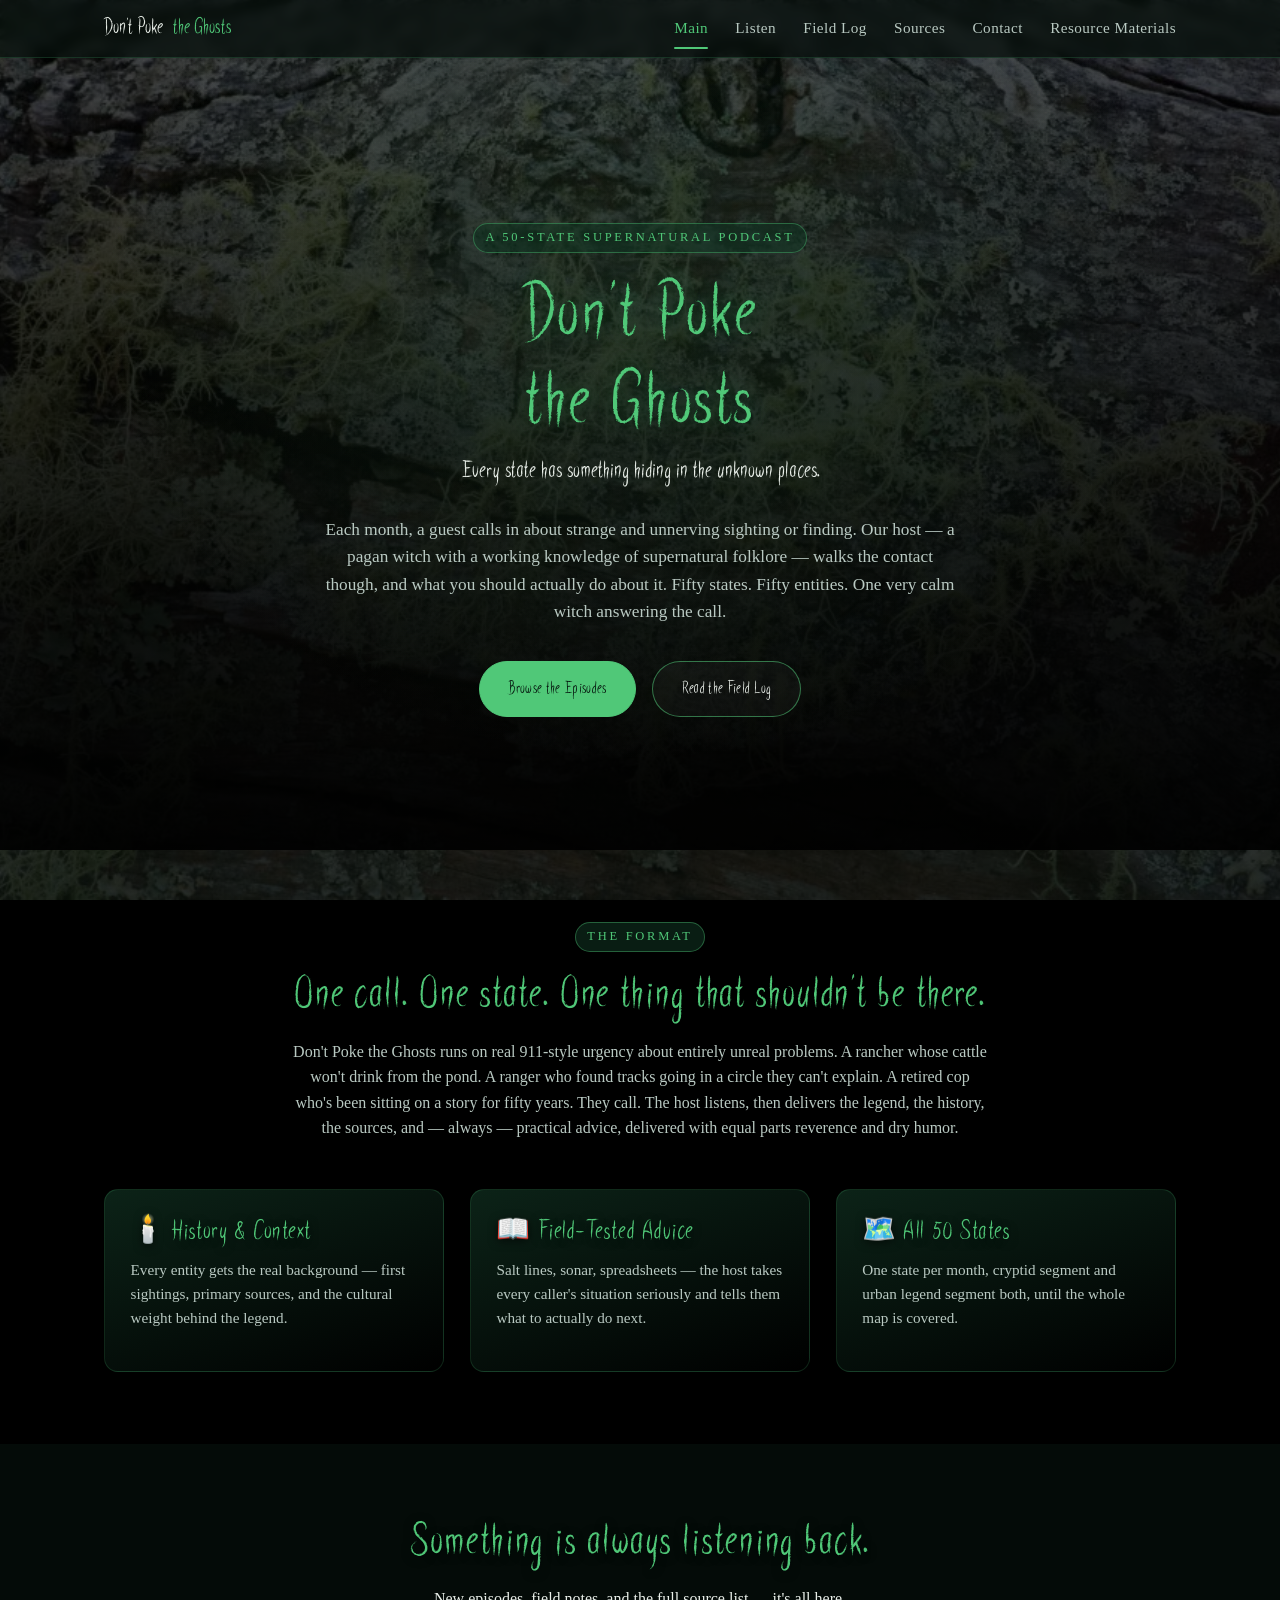
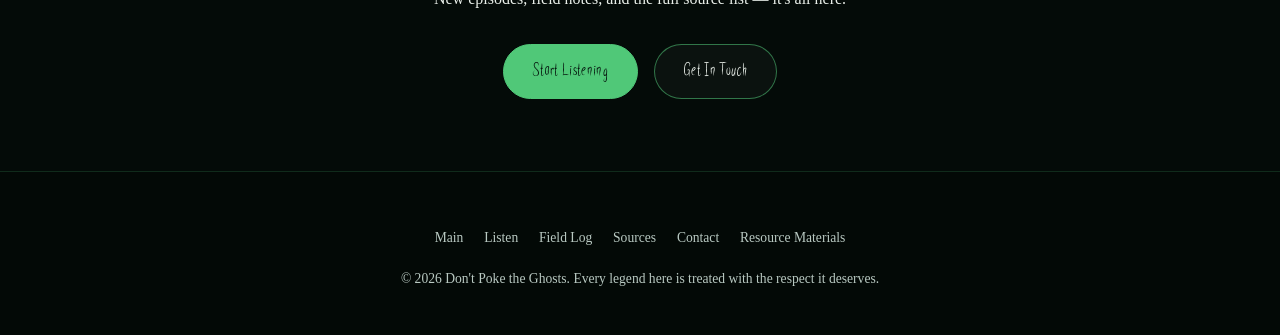
<file: index.html>
<!DOCTYPE html>
<html lang="en">
<head>
<meta charset="UTF-8">
<meta name="viewport" content="width=device-width, initial-scale=1.0">
<title>Don't Poke the Ghosts — A 50-State Supernatural Podcast</title>
<meta name="description" content="Don't Poke the Ghosts: a monthly podcast where a pagan witch expert in cryptids and folklore takes calls from guests about the entity haunting their state. One state at a time, all fifty of them.">
<link rel="icon" href="images/favicon.png" type="image/png">
<link rel="stylesheet" href="css/style.css">
</head>
<body class="site-bg">

  <nav class="site-nav">
    <div class="container">
      <a class="brand" href="index.html">
        Don't Poke <span class="accent">the Ghosts</span>
      </a>
      <button class="nav-toggle" aria-label="Toggle navigation" aria-expanded="false">☰</button>
      <div class="nav-links">
        <a href="index.html" class="active">Main</a>
        <a href="listen.html">Listen</a>
        <a href="field-log.html">Field Log</a>
        <a href="resources.html">Sources</a>
        <a href="contact.html">Contact</a>
        <a href="coming-soon.html">Resource Materials</a>
      </div>
    </div>
  </nav>

  <header class="hero">
    <div class="hero-content fade-in">
      <span class="eyebrow">A 50-State Supernatural Podcast</span>
      <h1>Don't Poke<br>the Ghosts</h1>
      <p class="tagline">Every state has something hiding in the unknown places.</p>
      <p class="lede">
        Each month, a guest calls in about strange and unnerving sighting or finding. Our host —
        a pagan witch with a working knowledge of supernatural folklore — walks the contact
        though, and what you should actually do about it. Fifty states. Fifty entities. One very
        calm witch answering the call.
      </p>
      <div class="hero-ctas">
        <a class="btn btn-primary" href="listen.html">Browse the Episodes</a>
        <a class="btn btn-ghost" href="field-log.html">Read the Field Log</a>
      </div>
    </div>
  </header>

  <section>
    <div class="container">
      <div class="section-head fade-in">
        <span class="eyebrow">The Format</span>
        <h2>One call. One state. One thing that shouldn't be there.</h2>
        <p>
          Don't Poke the Ghosts runs on real 911-style urgency about entirely unreal problems.
          A rancher whose cattle won't drink from the pond. A ranger who found tracks going in
          a circle they can't explain. A retired cop who's been sitting on a story for fifty
          years. They call. The host listens, then delivers the legend, the history, the sources,
          and — always — practical advice, delivered with equal parts reverence and dry humor.
        </p>
      </div>

      <div class="grid">
        <div class="card fade-in">
          <h3>🕯️ History &amp; Context</h3>
          <p style="color:var(--ink-dim); font-size:.95rem;">Every entity gets the real background — first sightings, primary sources, and the cultural weight behind the legend.</p>
        </div>
        <div class="card fade-in">
          <h3>📖 Field-Tested Advice</h3>
          <p style="color:var(--ink-dim); font-size:.95rem;">Salt lines, sonar, spreadsheets — the host takes every caller's situation seriously and tells them what to actually do next.</p>
        </div>
        <div class="card fade-in">
          <h3>🗺️ All 50 States</h3>
          <p style="color:var(--ink-dim); font-size:.95rem;">One state per month, cryptid segment and urban legend segment both, until the whole map is covered.</p>
        </div>
      </div>
    </div>
  </section>

  <section class="section-alt">
    <div class="container" style="text-align:center;">
      <h2>Something is always listening back.</h2>
      <p class="lede" style="margin:0 auto 2rem;">New episodes, field notes, and the full source list — it's all here.</p>
      <div class="hero-ctas">
        <a class="btn btn-primary" href="listen.html">Start Listening</a>
        <a class="btn btn-ghost" href="contact.html">Get In Touch</a>
      </div>
    </div>
  </section>

  <footer class="site-footer">
    <div class="container">
      <div class="foot-links">
        <a href="index.html">Main</a>
        <a href="listen.html">Listen</a>
        <a href="field-log.html">Field Log</a>
        <a href="resources.html">Sources</a>
        <a href="contact.html">Contact</a>
        <a href="coming-soon.html">Resource Materials</a>
      </div>
      <p>© 2026 Don't Poke the Ghosts. Every legend here is treated with the respect it deserves.</p>
    </div>
  </footer>

  <script src="js/nav.js"></script>
</body>
</html>
</file>
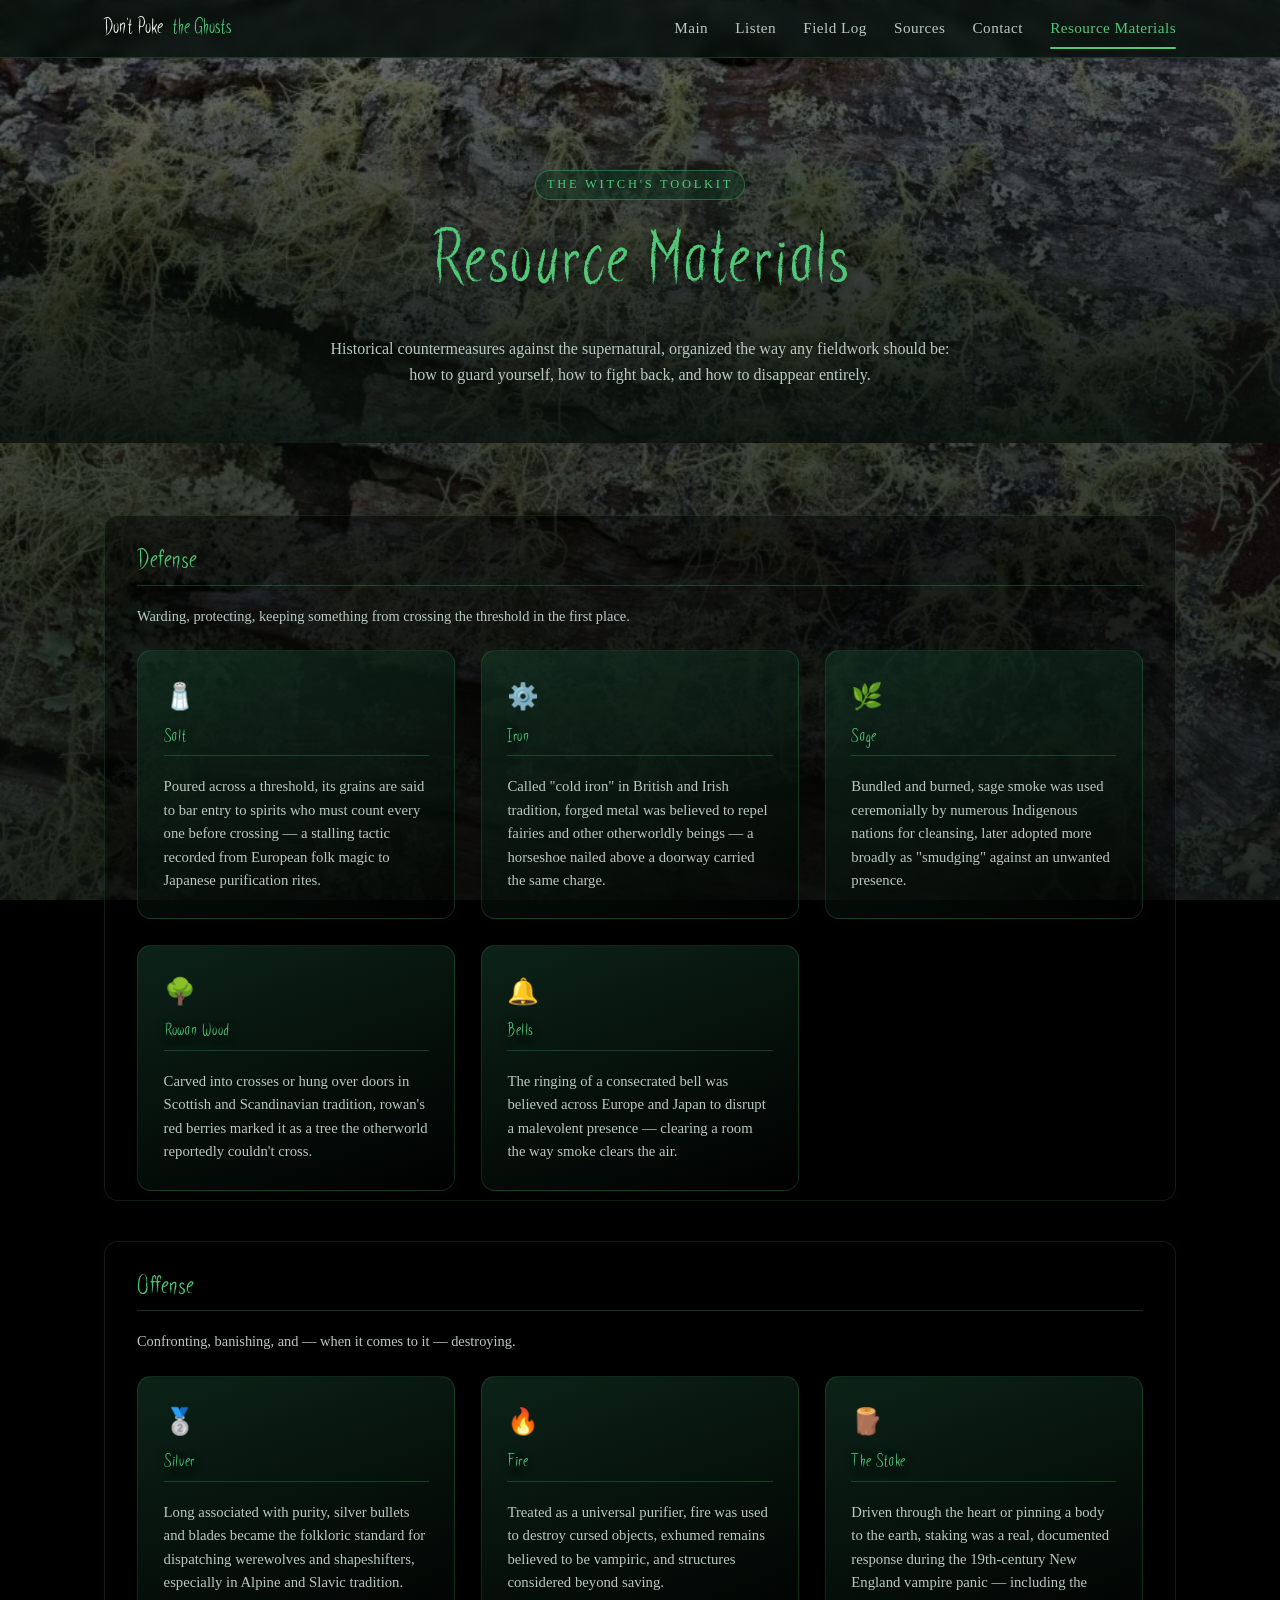
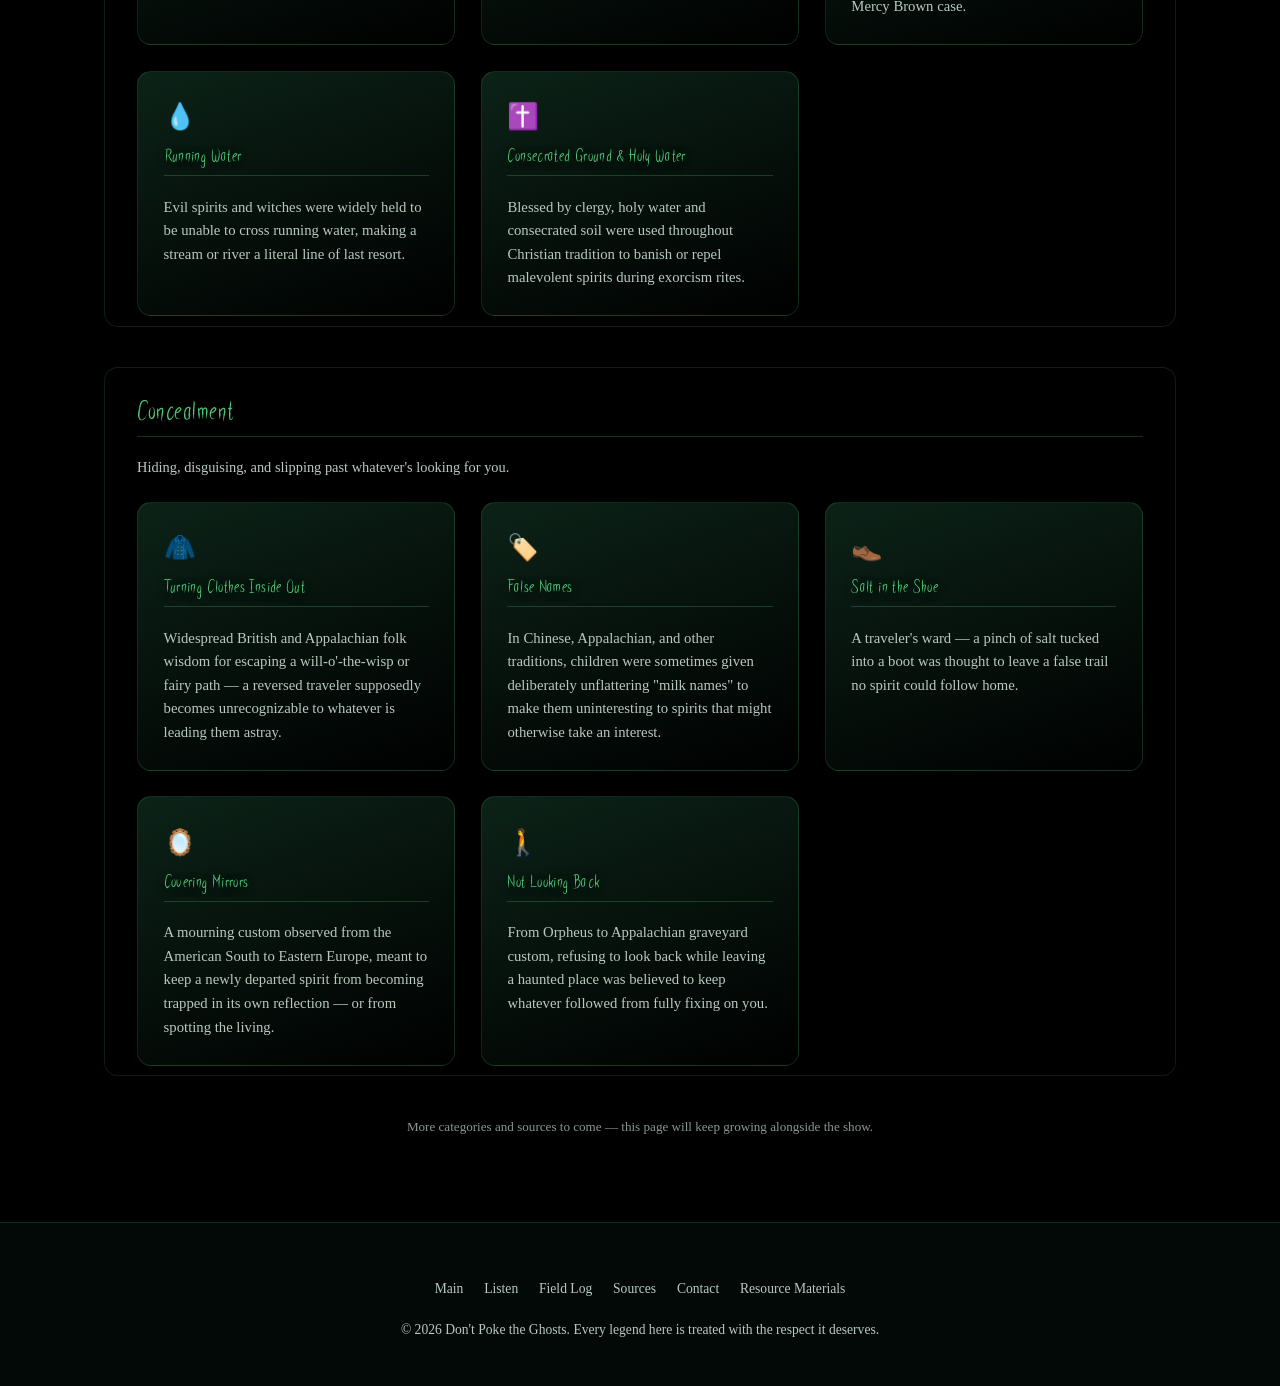
<file: coming-soon.html>
<!DOCTYPE html>
<html lang="en">
<head>
<meta charset="UTF-8">
<meta name="viewport" content="width=device-width, initial-scale=1.0">
<title>Resource Materials — Don't Poke the Ghosts</title>
<meta name="description" content="A field guide to historical protections against the supernatural — defense, offense, and concealment — from Don't Poke the Ghosts.">
<style>
  .toolkit-icon { font-size: 1.6rem; margin-bottom: .5rem; display: block; }
  .toolkit-card h3 { font-size: 1.15rem; margin-bottom: .4rem; }
  .toolkit-card p { color: var(--ink-dim); font-size: .92rem; margin-bottom: 0; }
</style>
<link rel="icon" href="images/favicon.png" type="image/png">
<link rel="stylesheet" href="css/style.css">
</head>
<body class="site-bg">

  <nav class="site-nav">
    <div class="container">
      <a class="brand" href="index.html">
        Don't Poke <span class="accent">the Ghosts</span>
      </a>
      <button class="nav-toggle" aria-label="Toggle navigation" aria-expanded="false">☰</button>
      <div class="nav-links">
        <a href="index.html">Main</a>
        <a href="listen.html">Listen</a>
        <a href="field-log.html">Field Log</a>
        <a href="resources.html">Sources</a>
        <a href="contact.html">Contact</a>
        <a href="coming-soon.html" class="active">Resource Materials</a>
      </div>
    </div>
  </nav>

  <header class="page-header">
    <span class="eyebrow">The Witch's Toolkit</span>
    <h1>Resource Materials</h1>
    <p class="lede">Historical countermeasures against the supernatural, organized the way any fieldwork should be: how to guard yourself, how to fight back, and how to disappear entirely.</p>
  </header>

  <section>
    <div class="container">

      <div class="resource-group fade-in">
        <h3>Defense</h3>
        <p style="color:var(--ink-dim); font-size:.9rem; margin-bottom:1.4rem;">Warding, protecting, keeping something from crossing the threshold in the first place.</p>
        <div class="grid">
          <div class="card toolkit-card">
            <span class="toolkit-icon">🧂</span>
            <h3>Salt</h3>
            <p>Poured across a threshold, its grains are said to bar entry to spirits who must count every one before crossing — a stalling tactic recorded from European folk magic to Japanese purification rites.</p>
          </div>
          <div class="card toolkit-card">
            <span class="toolkit-icon">⚙️</span>
            <h3>Iron</h3>
            <p>Called "cold iron" in British and Irish tradition, forged metal was believed to repel fairies and other otherworldly beings — a horseshoe nailed above a doorway carried the same charge.</p>
          </div>
          <div class="card toolkit-card">
            <span class="toolkit-icon">🌿</span>
            <h3>Sage</h3>
            <p>Bundled and burned, sage smoke was used ceremonially by numerous Indigenous nations for cleansing, later adopted more broadly as "smudging" against an unwanted presence.</p>
          </div>
          <div class="card toolkit-card">
            <span class="toolkit-icon">🌳</span>
            <h3>Rowan Wood</h3>
            <p>Carved into crosses or hung over doors in Scottish and Scandinavian tradition, rowan's red berries marked it as a tree the otherworld reportedly couldn't cross.</p>
          </div>
          <div class="card toolkit-card">
            <span class="toolkit-icon">🔔</span>
            <h3>Bells</h3>
            <p>The ringing of a consecrated bell was believed across Europe and Japan to disrupt a malevolent presence — clearing a room the way smoke clears the air.</p>
          </div>
        </div>
      </div>

      <div class="resource-group fade-in">
        <h3>Offense</h3>
        <p style="color:var(--ink-dim); font-size:.9rem; margin-bottom:1.4rem;">Confronting, banishing, and — when it comes to it — destroying.</p>
        <div class="grid">
          <div class="card toolkit-card">
            <span class="toolkit-icon">🥈</span>
            <h3>Silver</h3>
            <p>Long associated with purity, silver bullets and blades became the folkloric standard for dispatching werewolves and shapeshifters, especially in Alpine and Slavic tradition.</p>
          </div>
          <div class="card toolkit-card">
            <span class="toolkit-icon">🔥</span>
            <h3>Fire</h3>
            <p>Treated as a universal purifier, fire was used to destroy cursed objects, exhumed remains believed to be vampiric, and structures considered beyond saving.</p>
          </div>
          <div class="card toolkit-card">
            <span class="toolkit-icon">🪵</span>
            <h3>The Stake</h3>
            <p>Driven through the heart or pinning a body to the earth, staking was a real, documented response during the 19th-century New England vampire panic — including the Mercy Brown case.</p>
          </div>
          <div class="card toolkit-card">
            <span class="toolkit-icon">💧</span>
            <h3>Running Water</h3>
            <p>Evil spirits and witches were widely held to be unable to cross running water, making a stream or river a literal line of last resort.</p>
          </div>
          <div class="card toolkit-card">
            <span class="toolkit-icon">✝️</span>
            <h3>Consecrated Ground &amp; Holy Water</h3>
            <p>Blessed by clergy, holy water and consecrated soil were used throughout Christian tradition to banish or repel malevolent spirits during exorcism rites.</p>
          </div>
        </div>
      </div>

      <div class="resource-group fade-in">
        <h3>Concealment</h3>
        <p style="color:var(--ink-dim); font-size:.9rem; margin-bottom:1.4rem;">Hiding, disguising, and slipping past whatever's looking for you.</p>
        <div class="grid">
          <div class="card toolkit-card">
            <span class="toolkit-icon">🧥</span>
            <h3>Turning Clothes Inside Out</h3>
            <p>Widespread British and Appalachian folk wisdom for escaping a will-o'-the-wisp or fairy path — a reversed traveler supposedly becomes unrecognizable to whatever is leading them astray.</p>
          </div>
          <div class="card toolkit-card">
            <span class="toolkit-icon">🏷️</span>
            <h3>False Names</h3>
            <p>In Chinese, Appalachian, and other traditions, children were sometimes given deliberately unflattering "milk names" to make them uninteresting to spirits that might otherwise take an interest.</p>
          </div>
          <div class="card toolkit-card">
            <span class="toolkit-icon">👞</span>
            <h3>Salt in the Shoe</h3>
            <p>A traveler's ward — a pinch of salt tucked into a boot was thought to leave a false trail no spirit could follow home.</p>
          </div>
          <div class="card toolkit-card">
            <span class="toolkit-icon">🪞</span>
            <h3>Covering Mirrors</h3>
            <p>A mourning custom observed from the American South to Eastern Europe, meant to keep a newly departed spirit from becoming trapped in its own reflection — or from spotting the living.</p>
          </div>
          <div class="card toolkit-card">
            <span class="toolkit-icon">🚶</span>
            <h3>Not Looking Back</h3>
            <p>From Orpheus to Appalachian graveyard custom, refusing to look back while leaving a haunted place was believed to keep whatever followed from fully fixing on you.</p>
          </div>
        </div>
      </div>

      <p class="placeholder-note">More categories and sources to come — this page will keep growing alongside the show.</p>

    </div>
  </section>

  <footer class="site-footer">
    <div class="container">
      <div class="foot-links">
        <a href="index.html">Main</a>
        <a href="listen.html">Listen</a>
        <a href="field-log.html">Field Log</a>
        <a href="resources.html">Sources</a>
        <a href="contact.html">Contact</a>
        <a href="coming-soon.html">Resource Materials</a>
      </div>
      <p>© 2026 Don't Poke the Ghosts. Every legend here is treated with the respect it deserves.</p>
    </div>
  </footer>

  <script src="js/nav.js"></script>
</body>
</html>
</file>
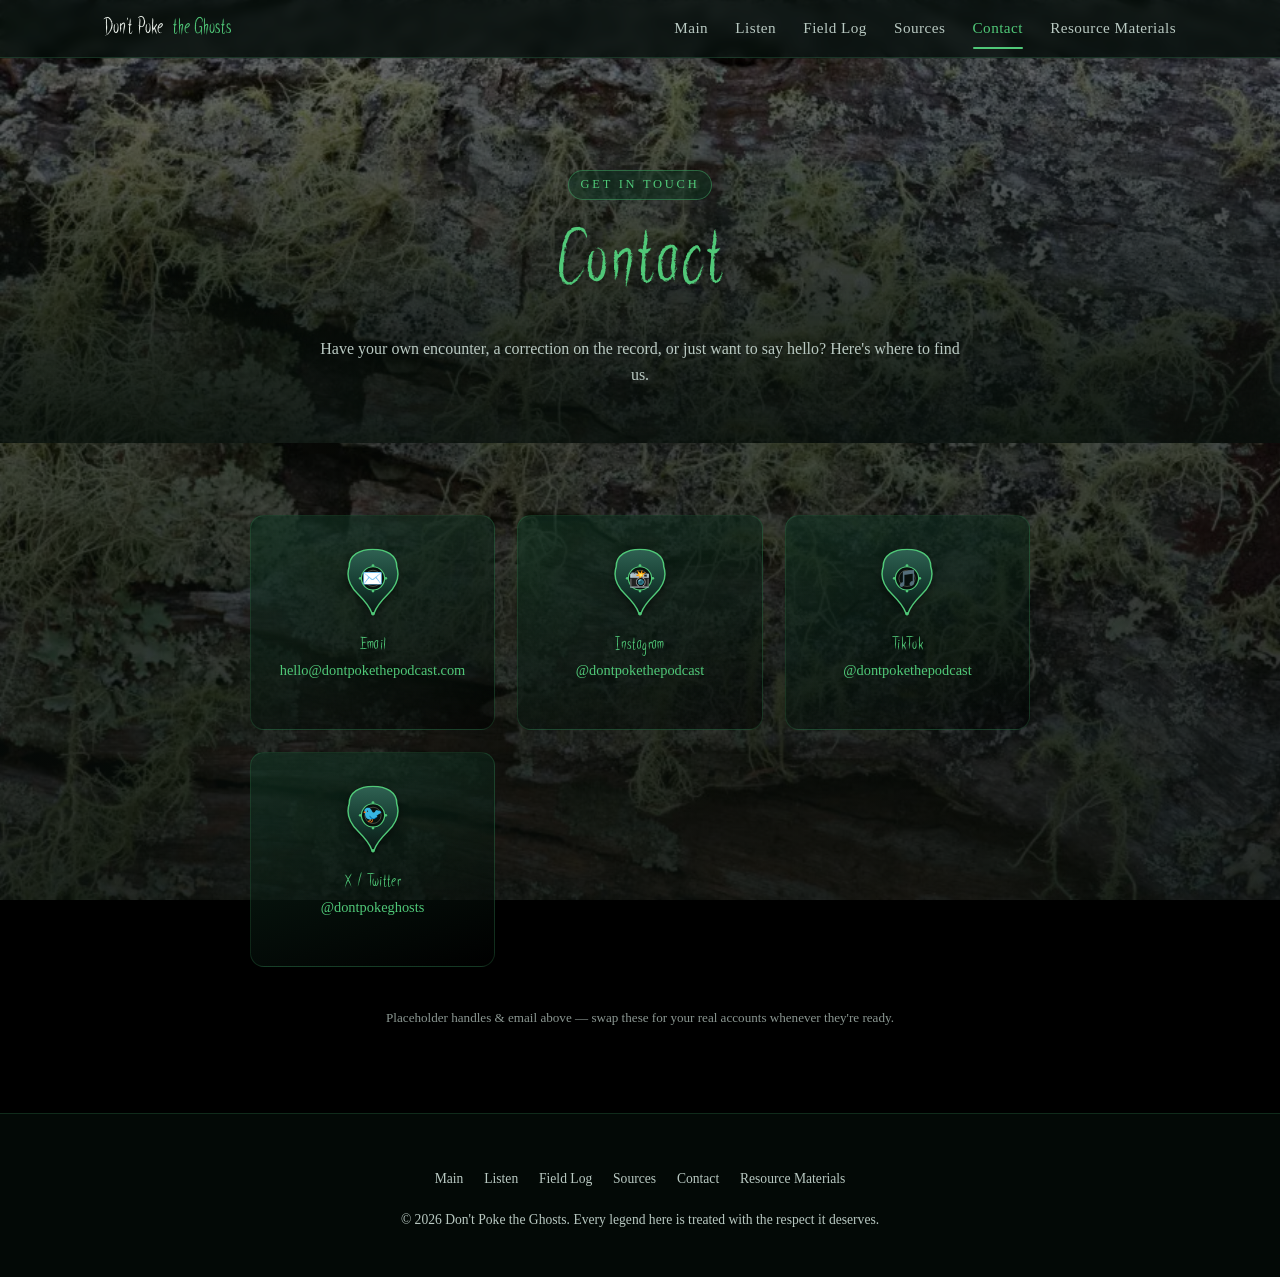
<file: contact.html>
<!DOCTYPE html>
<html lang="en">
<head>
<meta charset="UTF-8">
<meta name="viewport" content="width=device-width, initial-scale=1.0">
<title>Contact — Don't Poke the Ghosts</title>
<meta name="description" content="Get in touch with Don't Poke the Ghosts — share your own encounter or say hello.">
<link rel="icon" href="images/favicon.png" type="image/png">
<link rel="stylesheet" href="css/style.css">
</head>
<body class="site-bg">

  <svg width="0" height="0" style="position:absolute" aria-hidden="true" focusable="false">
    <defs>
      <linearGradient id="planchetteWood" x1="0" y1="0" x2="0" y2="1">
        <stop offset="0%" stop-color="#2f6152"/>
        <stop offset="55%" stop-color="#153b30"/>
        <stop offset="100%" stop-color="#0a1512"/>
      </linearGradient>
      <symbol id="planchette-shape" viewBox="0 0 100 120">
        <path d="M9,32 C9,12 27,2 50,2 C73,2 91,12 91,32 C97,50 90,65 76,79 C66,89 56,99 52,112 C51,115 49,115 48,112 C44,99 34,89 24,79 C10,65 3,50 9,32 Z"
              fill="url(#planchetteWood)" stroke="#50C878" stroke-width="2.5"/>
        <circle cx="50" cy="52" r="20" fill="#08110e" stroke="#50C878" stroke-width="2"/>
        <circle cx="50" cy="52" r="14" fill="none" stroke="#ece2c6" stroke-width="1" opacity=".45"/>
        <circle cx="50" cy="30" r="2.4" fill="#50C878"/>
        <circle cx="50" cy="74" r="2.4" fill="#50C878"/>
        <circle cx="28" cy="52" r="2.4" fill="#50C878"/>
        <circle cx="72" cy="52" r="2.4" fill="#50C878"/>
        <circle cx="50" cy="113" r="3" fill="#50C878"/>
      </symbol>
    </defs>
  </svg>

  <nav class="site-nav">
    <div class="container">
      <a class="brand" href="index.html">
        Don't Poke <span class="accent">the Ghosts</span>
      </a>
      <button class="nav-toggle" aria-label="Toggle navigation" aria-expanded="false">☰</button>
      <div class="nav-links">
        <a href="index.html">Main</a>
        <a href="listen.html">Listen</a>
        <a href="field-log.html">Field Log</a>
        <a href="resources.html">Sources</a>
        <a href="contact.html" class="active">Contact</a>
        <a href="coming-soon.html">Resource Materials</a>
      </div>
    </div>
  </nav>

  <header class="page-header">
    <span class="eyebrow">Get In Touch</span>
    <h1>Contact</h1>
    <p class="lede">Have your own encounter, a correction on the record, or just want to say hello? Here's where to find us.</p>
  </header>

  <section>
    <div class="container">
      <div class="contact-grid">

        <div class="card contact-tile fade-in">
          <div class="icon planchette">
            <svg class="planchette-svg" viewBox="0 0 100 120" aria-hidden="true"><use href="#planchette-shape"></use></svg>
            <span class="glyph">✉️</span>
          </div>
          <h3>Email</h3>
          <p><a href="mailto:hello@dontpokethepodcast.com" style="color:var(--emerald);">hello@dontpokethepodcast.com</a></p>
        </div>

        <div class="card contact-tile fade-in">
          <div class="icon planchette">
            <svg class="planchette-svg" viewBox="0 0 100 120" aria-hidden="true"><use href="#planchette-shape"></use></svg>
            <span class="glyph">📸</span>
          </div>
          <h3>Instagram</h3>
          <p><a href="#" style="color:var(--emerald);">@dontpokethepodcast</a></p>
        </div>

        <div class="card contact-tile fade-in">
          <div class="icon planchette">
            <svg class="planchette-svg" viewBox="0 0 100 120" aria-hidden="true"><use href="#planchette-shape"></use></svg>
            <span class="glyph">🎵</span>
          </div>
          <h3>TikTok</h3>
          <p><a href="#" style="color:var(--emerald);">@dontpokethepodcast</a></p>
        </div>

        <div class="card contact-tile fade-in">
          <div class="icon planchette">
            <svg class="planchette-svg" viewBox="0 0 100 120" aria-hidden="true"><use href="#planchette-shape"></use></svg>
            <span class="glyph">🐦</span>
          </div>
          <h3>X / Twitter</h3>
          <p><a href="#" style="color:var(--emerald);">@dontpokeghosts</a></p>
        </div>

      </div>

      <p class="placeholder-note">
        Placeholder handles &amp; email above — swap these for your real accounts whenever they're ready.
      </p>
    </div>
  </section>

  <footer class="site-footer">
    <div class="container">
      <div class="foot-links">
        <a href="index.html">Main</a>
        <a href="listen.html">Listen</a>
        <a href="field-log.html">Field Log</a>
        <a href="resources.html">Sources</a>
        <a href="contact.html">Contact</a>
        <a href="coming-soon.html">Resource Materials</a>
      </div>
      <p>© 2026 Don't Poke the Ghosts. Every legend here is treated with the respect it deserves.</p>
    </div>
  </footer>

  <script src="js/nav.js"></script>
</body>
</html>
</file>
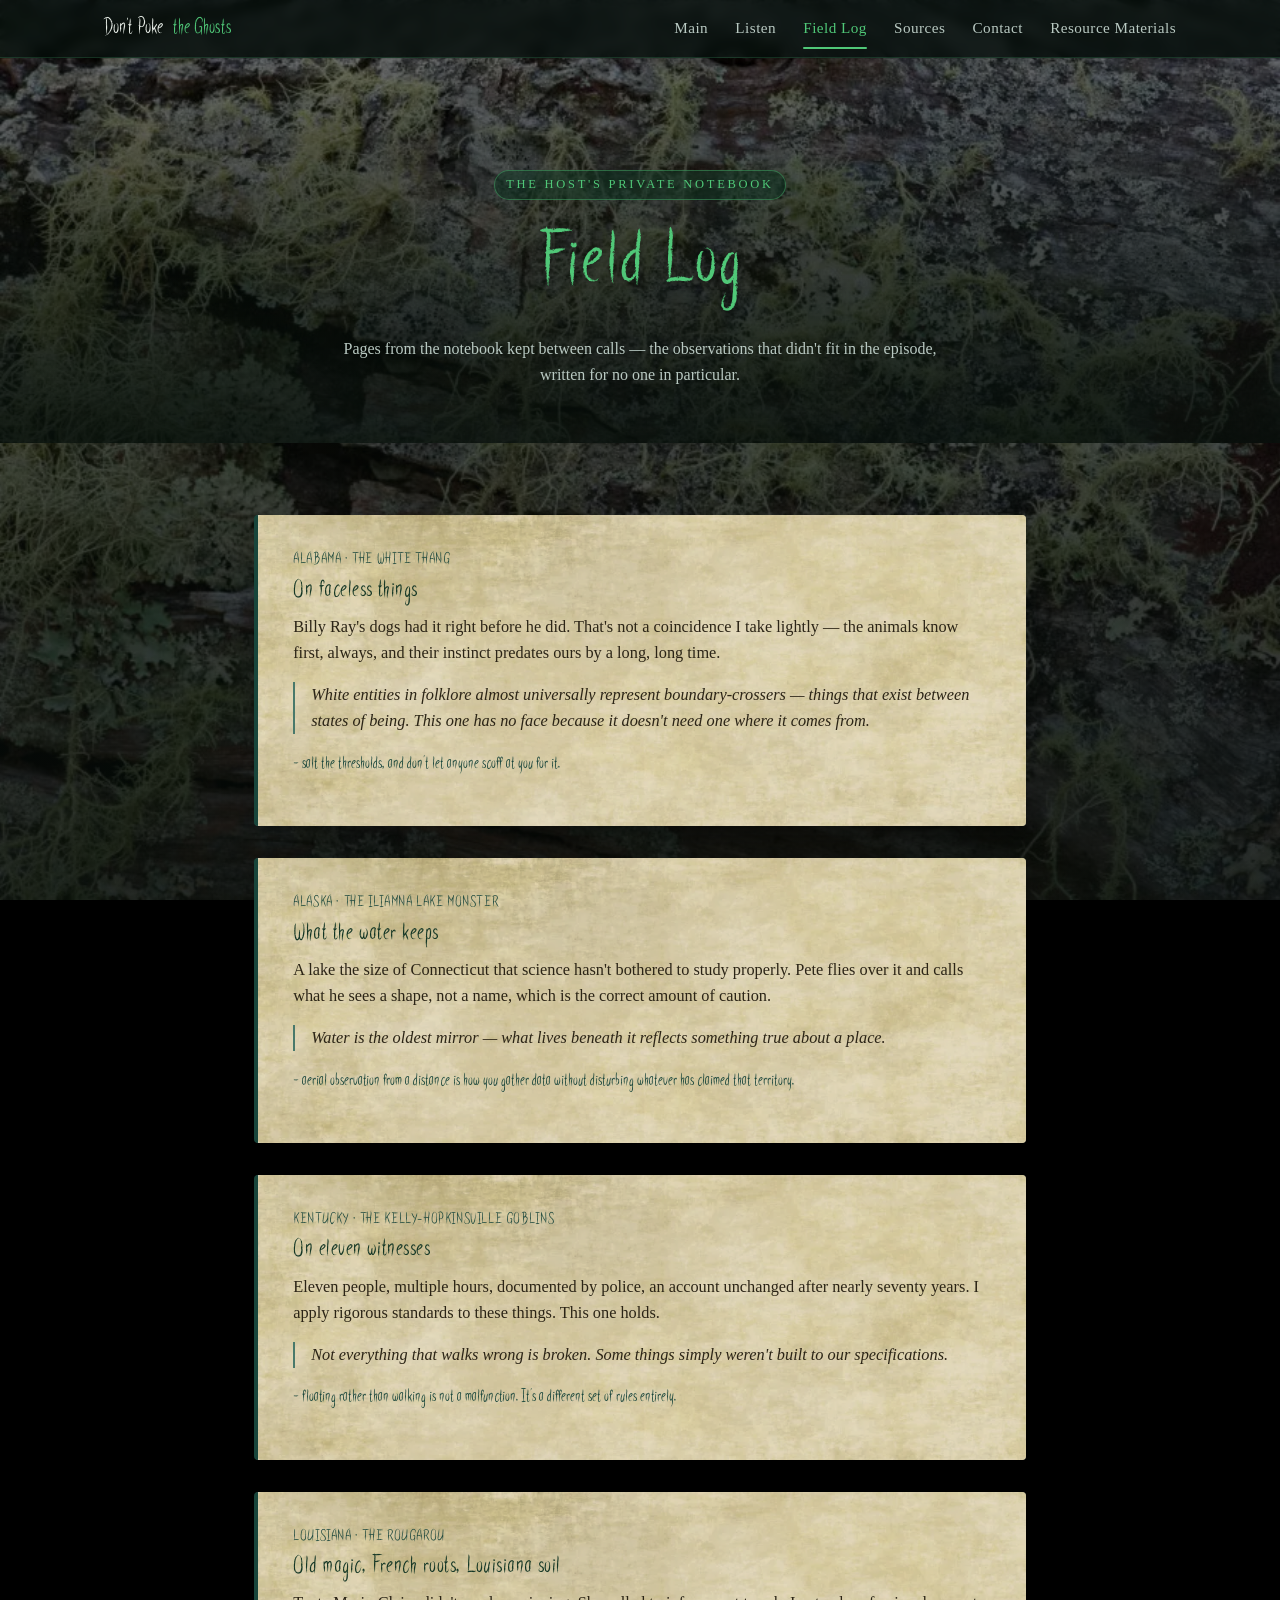
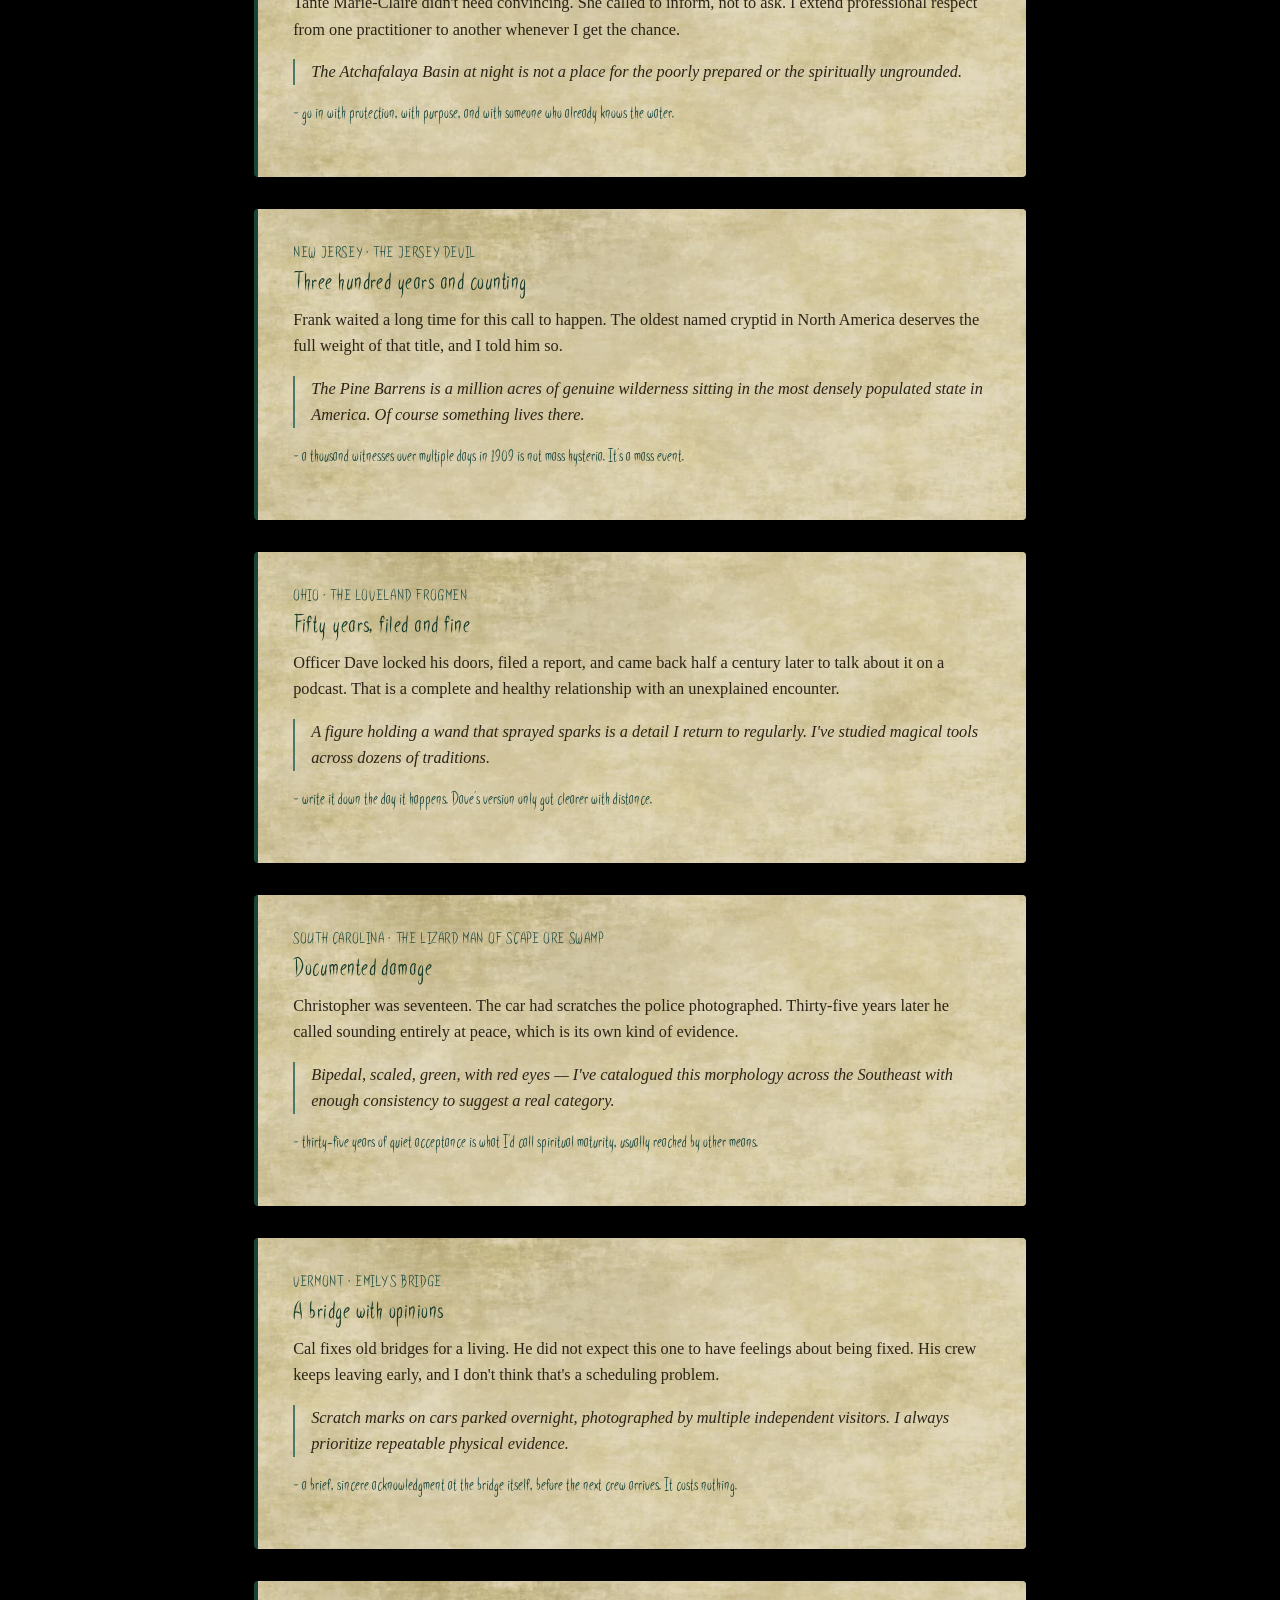
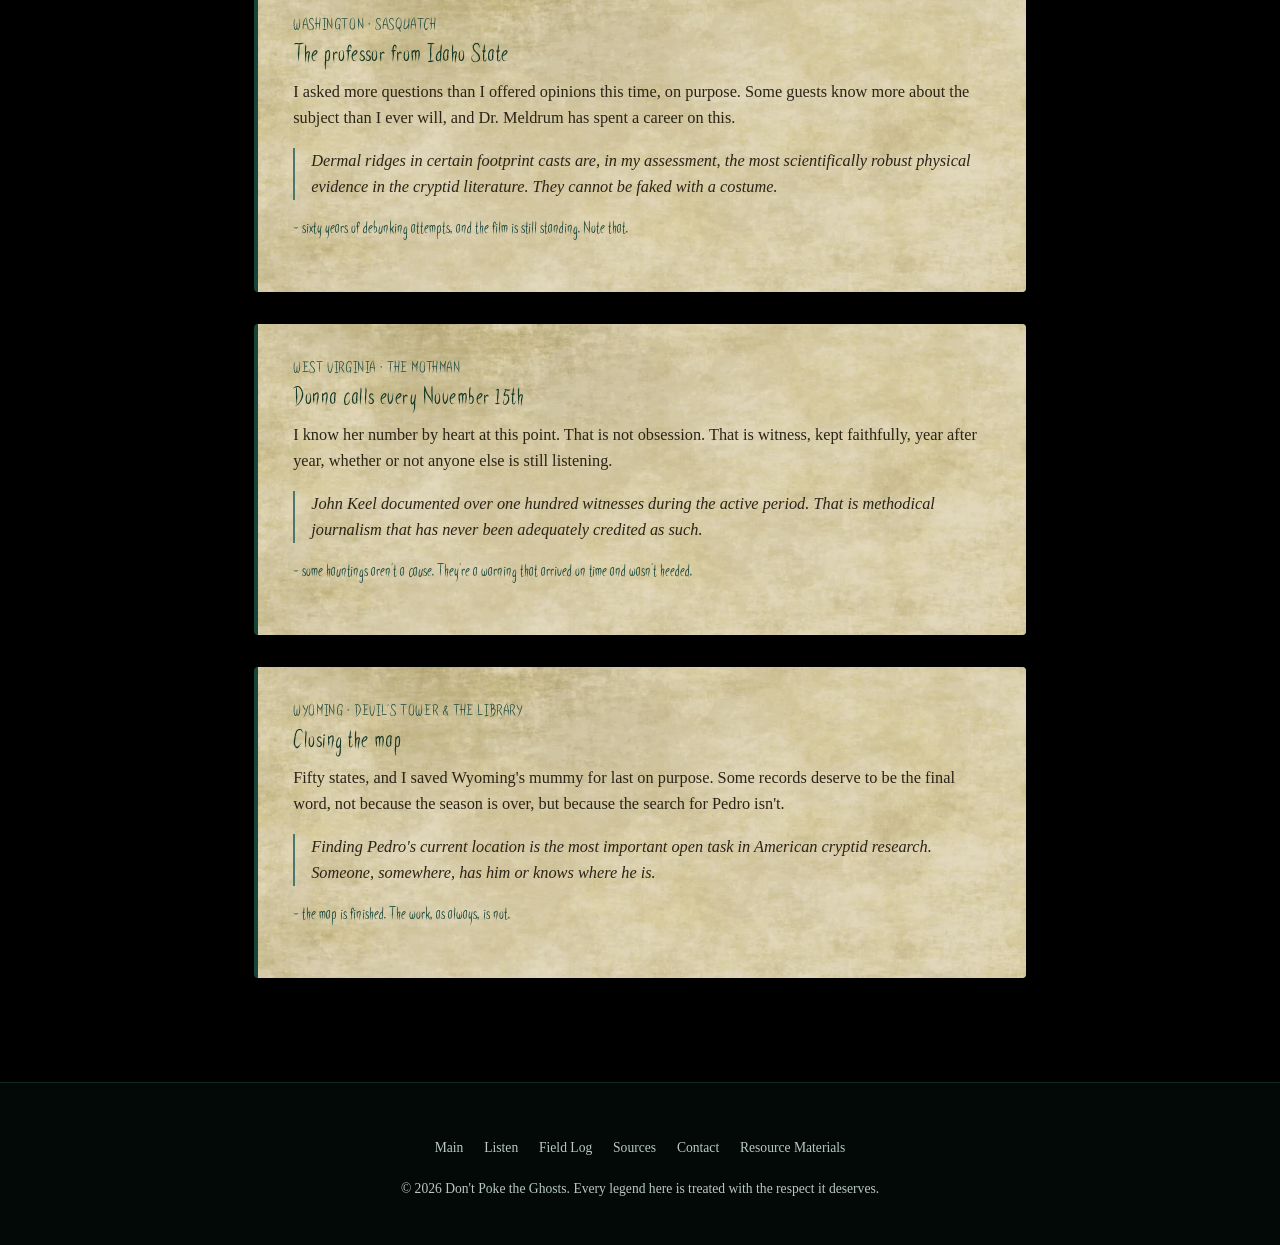
<file: field-log.html>
<!DOCTYPE html>
<html lang="en">
<head>
<meta charset="UTF-8">
<meta name="viewport" content="width=device-width, initial-scale=1.0">
<title>Field Log — Don't Poke the Ghosts</title>
<meta name="description" content="Field notes from the host of Don't Poke the Ghosts — advice, observations, and warnings collected between calls.">
<link rel="icon" href="images/favicon.png" type="image/png">
<link rel="stylesheet" href="css/style.css">
</head>
<body class="site-bg">

  <nav class="site-nav">
    <div class="container">
      <a class="brand" href="index.html">
        Don't Poke <span class="accent">the Ghosts</span>
      </a>
      <button class="nav-toggle" aria-label="Toggle navigation" aria-expanded="false">☰</button>
      <div class="nav-links">
        <a href="index.html">Main</a>
        <a href="listen.html">Listen</a>
        <a href="field-log.html" class="active">Field Log</a>
        <a href="resources.html">Sources</a>
        <a href="contact.html">Contact</a>
        <a href="coming-soon.html">Resource Materials</a>
      </div>
    </div>
  </nav>

  <header class="page-header">
    <span class="eyebrow">The Host's Private Notebook</span>
    <h1>Field Log</h1>
    <p class="lede">Pages from the notebook kept between calls — the observations that didn't fit in the episode, written for no one in particular.</p>
  </header>

  <section>
    <div class="container" style="max-width:820px;">

      <div class="journal-entry fade-in">
        <div class="entry-meta">Alabama &middot; The White Thang</div>
        <h3>On faceless things</h3>
        <p>Billy Ray's dogs had it right before he did. That's not a coincidence I take lightly — the animals know first, always, and their instinct predates ours by a long, long time.</p>
        <p class="quote">White entities in folklore almost universally represent boundary-crossers — things that exist between states of being. This one has no face because it doesn't need one where it comes from.</p>
        <p class="sign-off">— salt the thresholds, and don't let anyone scoff at you for it.</p>
      </div>

      <div class="journal-entry fade-in">
        <div class="entry-meta">Alaska &middot; The Iliamna Lake Monster</div>
        <h3>What the water keeps</h3>
        <p>A lake the size of Connecticut that science hasn't bothered to study properly. Pete flies over it and calls what he sees a shape, not a name, which is the correct amount of caution.</p>
        <p class="quote">Water is the oldest mirror — what lives beneath it reflects something true about a place.</p>
        <p class="sign-off">— aerial observation from a distance is how you gather data without disturbing whatever has claimed that territory.</p>
      </div>

      <div class="journal-entry fade-in">
        <div class="entry-meta">Kentucky &middot; The Kelly-Hopkinsville Goblins</div>
        <h3>On eleven witnesses</h3>
        <p>Eleven people, multiple hours, documented by police, an account unchanged after nearly seventy years. I apply rigorous standards to these things. This one holds.</p>
        <p class="quote">Not everything that walks wrong is broken. Some things simply weren't built to our specifications.</p>
        <p class="sign-off">— floating rather than walking is not a malfunction. It's a different set of rules entirely.</p>
      </div>

      <div class="journal-entry fade-in">
        <div class="entry-meta">Louisiana &middot; The Rougarou</div>
        <h3>Old magic, French roots, Louisiana soil</h3>
        <p>Tante Marie-Claire didn't need convincing. She called to inform, not to ask. I extend professional respect from one practitioner to another whenever I get the chance.</p>
        <p class="quote">The Atchafalaya Basin at night is not a place for the poorly prepared or the spiritually ungrounded.</p>
        <p class="sign-off">— go in with protection, with purpose, and with someone who already knows the water.</p>
      </div>

      <div class="journal-entry fade-in">
        <div class="entry-meta">New Jersey &middot; The Jersey Devil</div>
        <h3>Three hundred years and counting</h3>
        <p>Frank waited a long time for this call to happen. The oldest named cryptid in North America deserves the full weight of that title, and I told him so.</p>
        <p class="quote">The Pine Barrens is a million acres of genuine wilderness sitting in the most densely populated state in America. Of course something lives there.</p>
        <p class="sign-off">— a thousand witnesses over multiple days in 1909 is not mass hysteria. It's a mass event.</p>
      </div>

      <div class="journal-entry fade-in">
        <div class="entry-meta">Ohio &middot; The Loveland Frogmen</div>
        <h3>Fifty years, filed and fine</h3>
        <p>Officer Dave locked his doors, filed a report, and came back half a century later to talk about it on a podcast. That is a complete and healthy relationship with an unexplained encounter.</p>
        <p class="quote">A figure holding a wand that sprayed sparks is a detail I return to regularly. I've studied magical tools across dozens of traditions.</p>
        <p class="sign-off">— write it down the day it happens. Dave's version only got clearer with distance.</p>
      </div>

      <div class="journal-entry fade-in">
        <div class="entry-meta">South Carolina &middot; The Lizard Man of Scape Ore Swamp</div>
        <h3>Documented damage</h3>
        <p>Christopher was seventeen. The car had scratches the police photographed. Thirty-five years later he called sounding entirely at peace, which is its own kind of evidence.</p>
        <p class="quote">Bipedal, scaled, green, with red eyes — I've catalogued this morphology across the Southeast with enough consistency to suggest a real category.</p>
        <p class="sign-off">— thirty-five years of quiet acceptance is what I'd call spiritual maturity, usually reached by other means.</p>
      </div>

      <div class="journal-entry fade-in">
        <div class="entry-meta">Vermont &middot; Emily's Bridge</div>
        <h3>A bridge with opinions</h3>
        <p>Cal fixes old bridges for a living. He did not expect this one to have feelings about being fixed. His crew keeps leaving early, and I don't think that's a scheduling problem.</p>
        <p class="quote">Scratch marks on cars parked overnight, photographed by multiple independent visitors. I always prioritize repeatable physical evidence.</p>
        <p class="sign-off">— a brief, sincere acknowledgment at the bridge itself, before the next crew arrives. It costs nothing.</p>
      </div>

      <div class="journal-entry fade-in">
        <div class="entry-meta">Washington &middot; Sasquatch</div>
        <h3>The professor from Idaho State</h3>
        <p>I asked more questions than I offered opinions this time, on purpose. Some guests know more about the subject than I ever will, and Dr. Meldrum has spent a career on this.</p>
        <p class="quote">Dermal ridges in certain footprint casts are, in my assessment, the most scientifically robust physical evidence in the cryptid literature. They cannot be faked with a costume.</p>
        <p class="sign-off">— sixty years of debunking attempts, and the film is still standing. Note that.</p>
      </div>

      <div class="journal-entry fade-in">
        <div class="entry-meta">West Virginia &middot; The Mothman</div>
        <h3>Donna calls every November 15th</h3>
        <p>I know her number by heart at this point. That is not obsession. That is witness, kept faithfully, year after year, whether or not anyone else is still listening.</p>
        <p class="quote">John Keel documented over one hundred witnesses during the active period. That is methodical journalism that has never been adequately credited as such.</p>
        <p class="sign-off">— some hauntings aren't a cause. They're a warning that arrived on time and wasn't heeded.</p>
      </div>

      <div class="journal-entry fade-in">
        <div class="entry-meta">Wyoming &middot; Devil's Tower &amp; the Library</div>
        <h3>Closing the map</h3>
        <p>Fifty states, and I saved Wyoming's mummy for last on purpose. Some records deserve to be the final word, not because the season is over, but because the search for Pedro isn't.</p>
        <p class="quote">Finding Pedro's current location is the most important open task in American cryptid research. Someone, somewhere, has him or knows where he is.</p>
        <p class="sign-off">— the map is finished. The work, as always, is not.</p>
      </div>

    </div>
  </section>

  <footer class="site-footer">
    <div class="container">
      <div class="foot-links">
        <a href="index.html">Main</a>
        <a href="listen.html">Listen</a>
        <a href="field-log.html">Field Log</a>
        <a href="resources.html">Sources</a>
        <a href="contact.html">Contact</a>
        <a href="coming-soon.html">Resource Materials</a>
      </div>
      <p>© 2026 Don't Poke the Ghosts. Every legend here is treated with the respect it deserves.</p>
    </div>
  </footer>

  <script src="js/nav.js"></script>
</body>
</html>
</file>
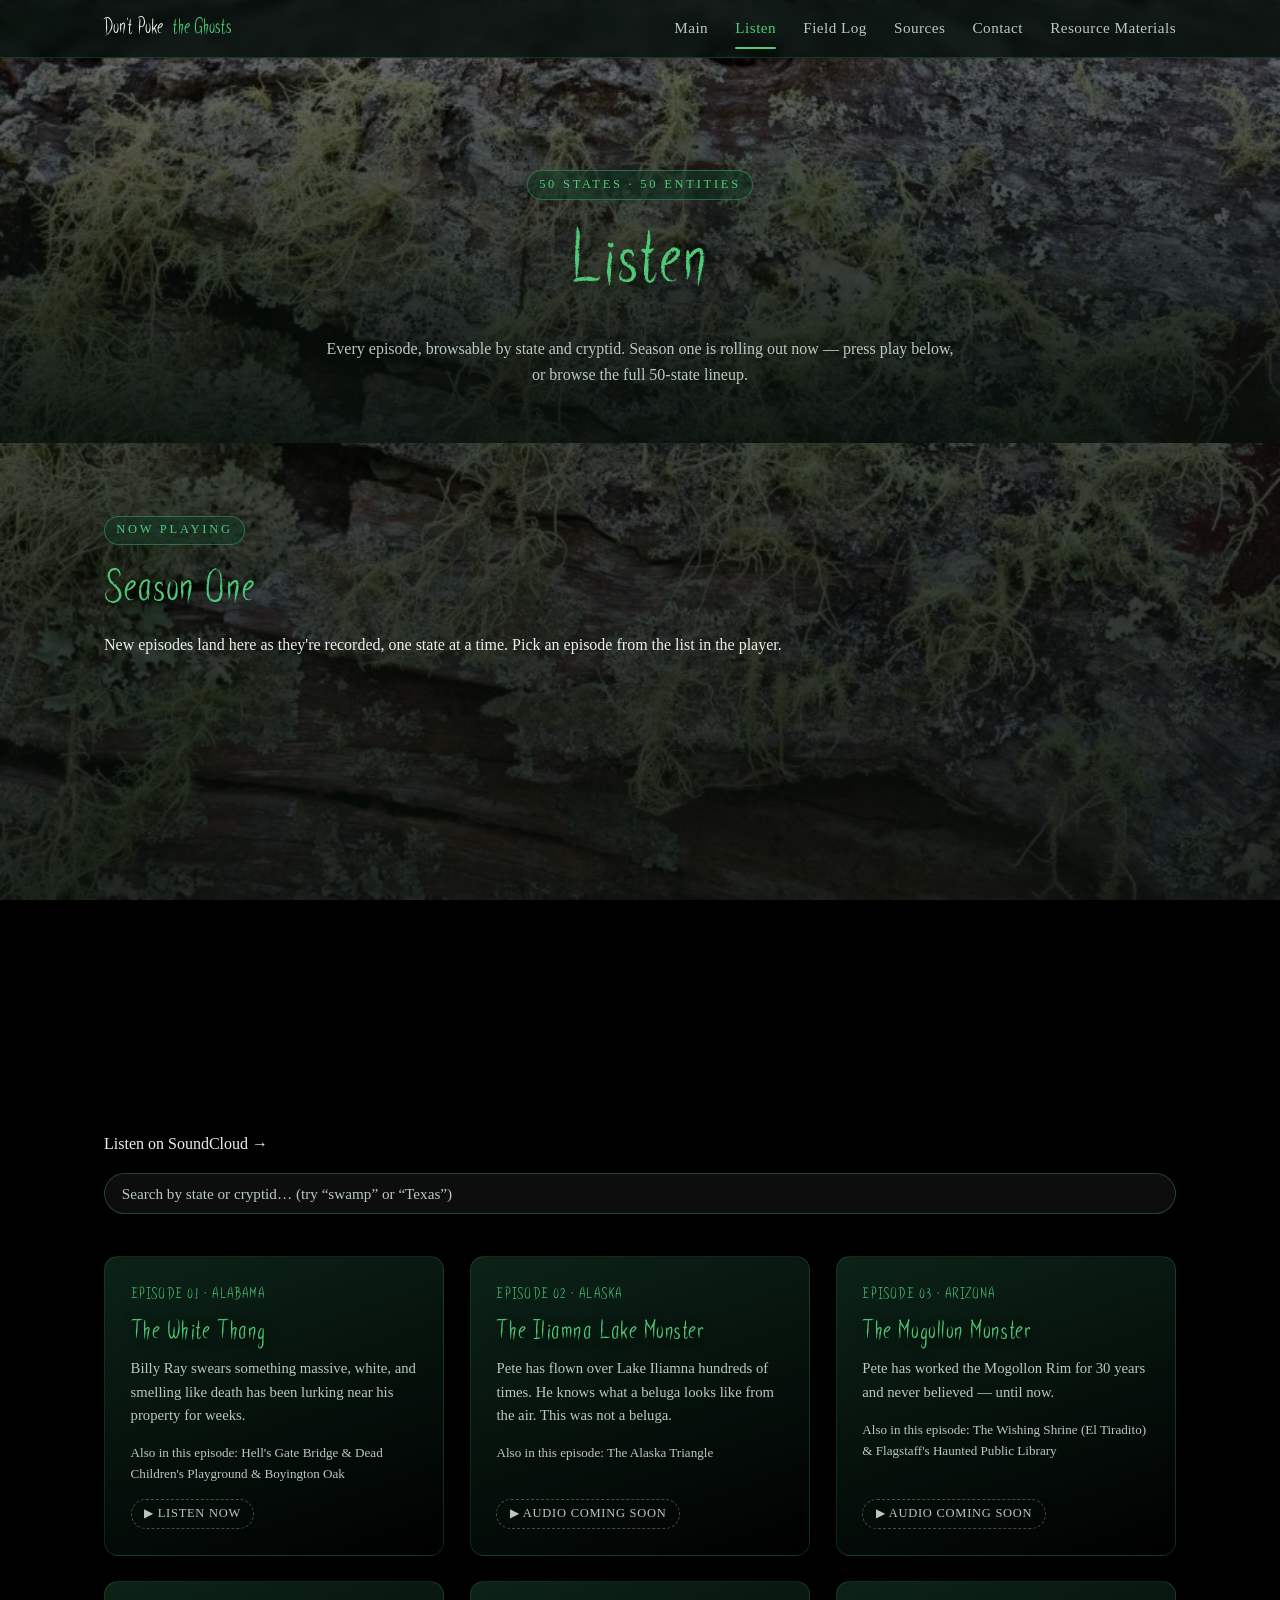
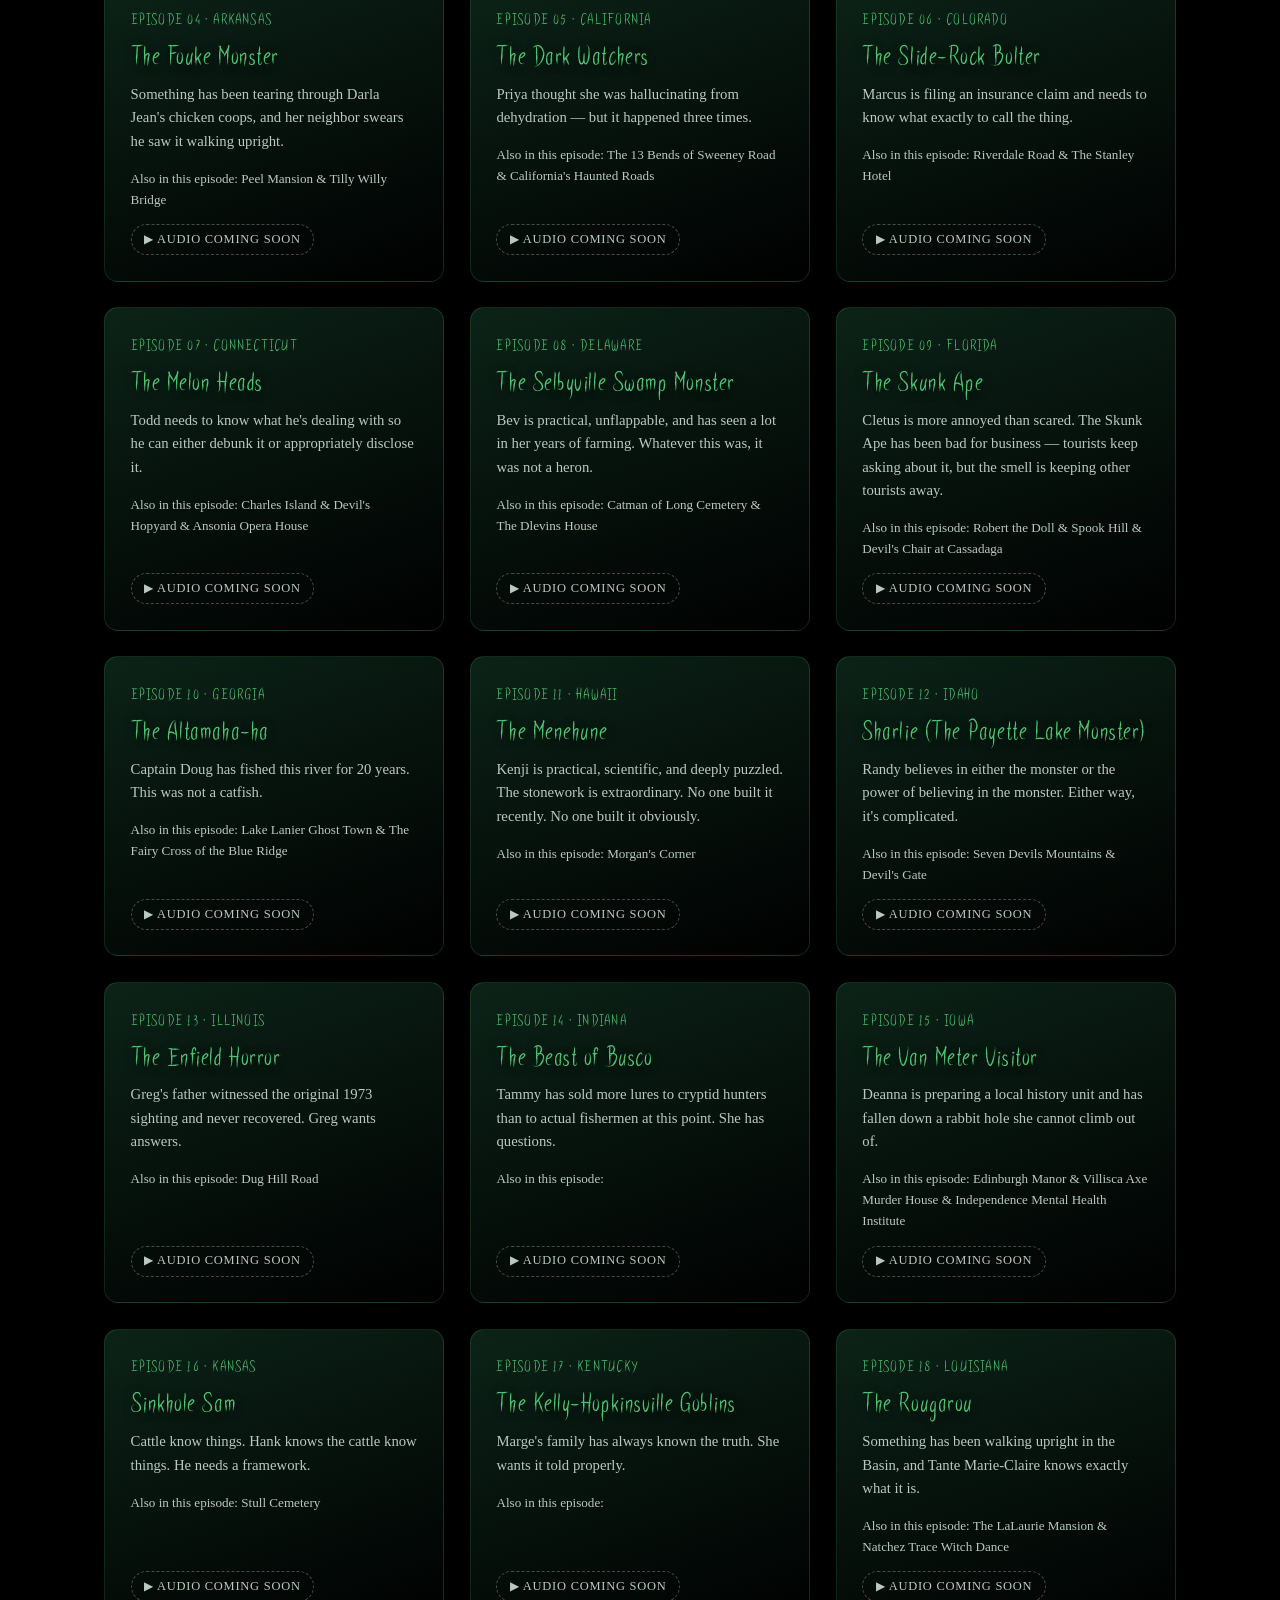
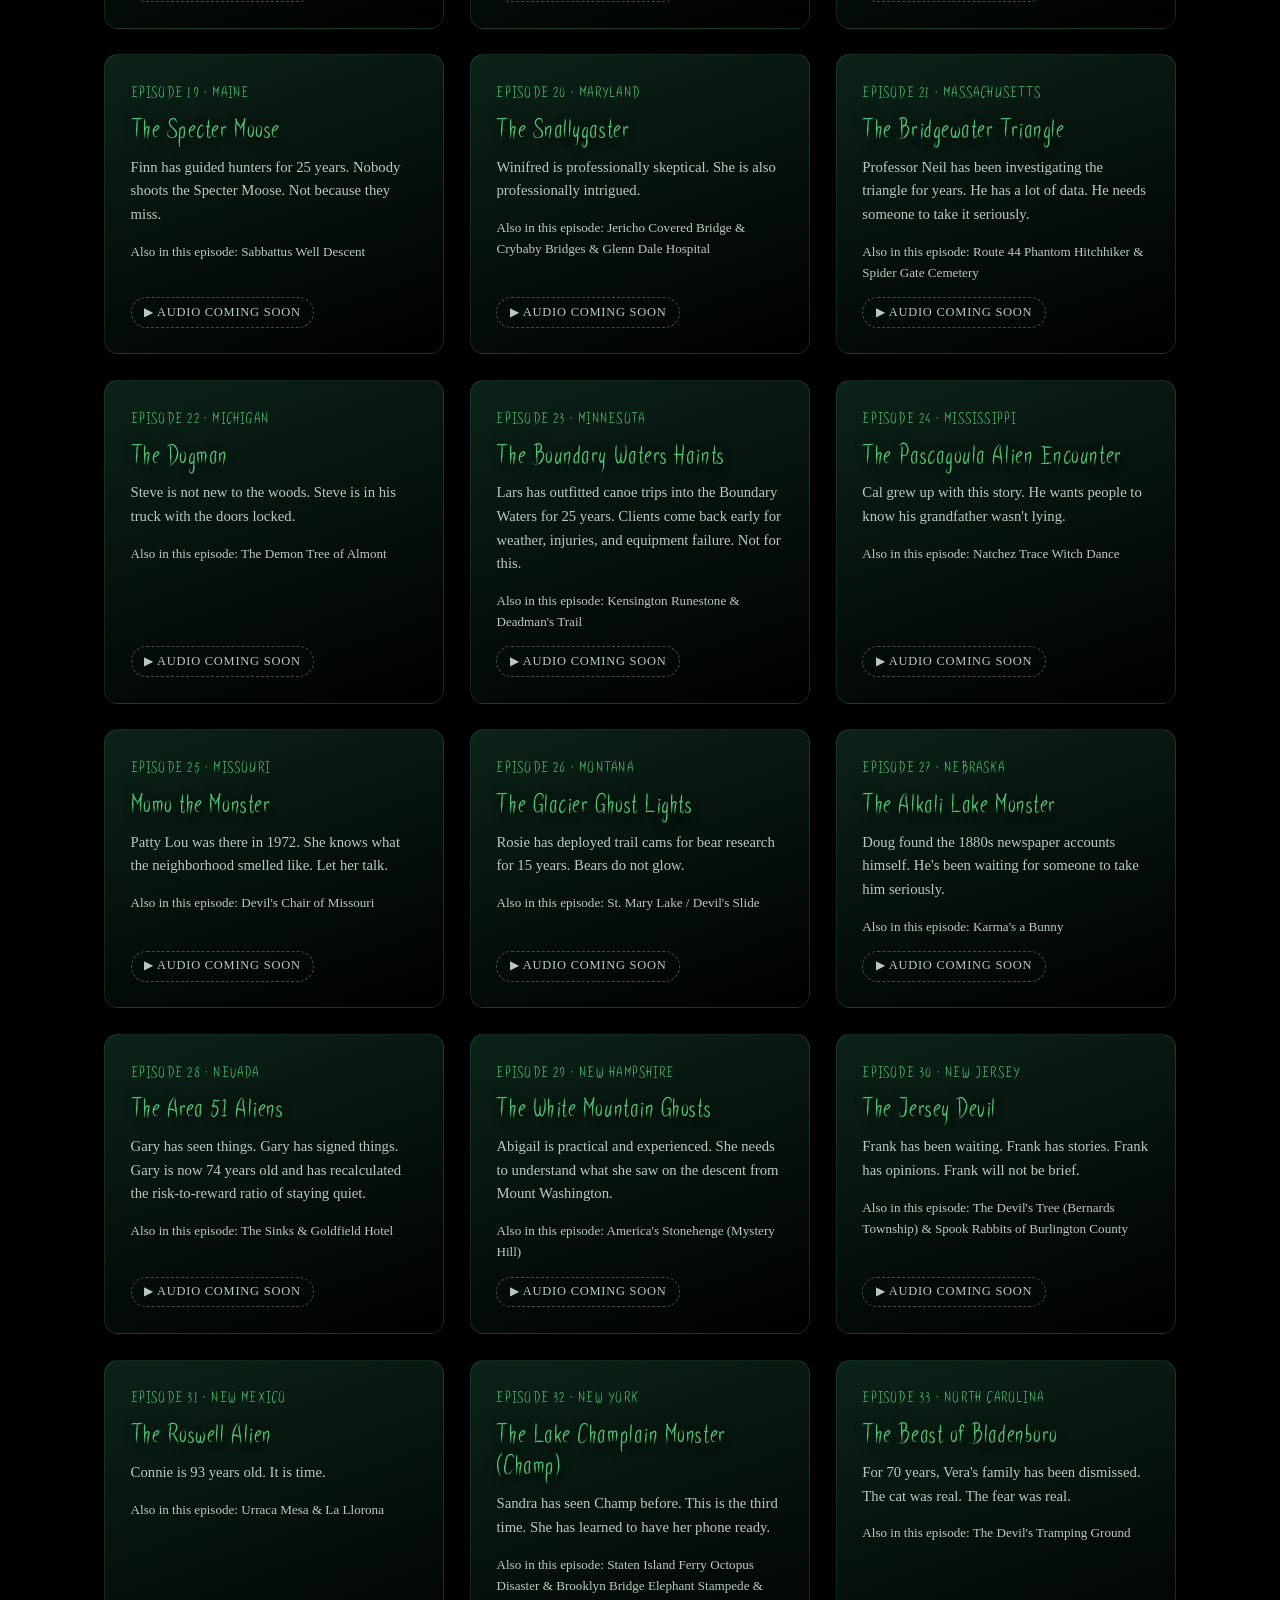
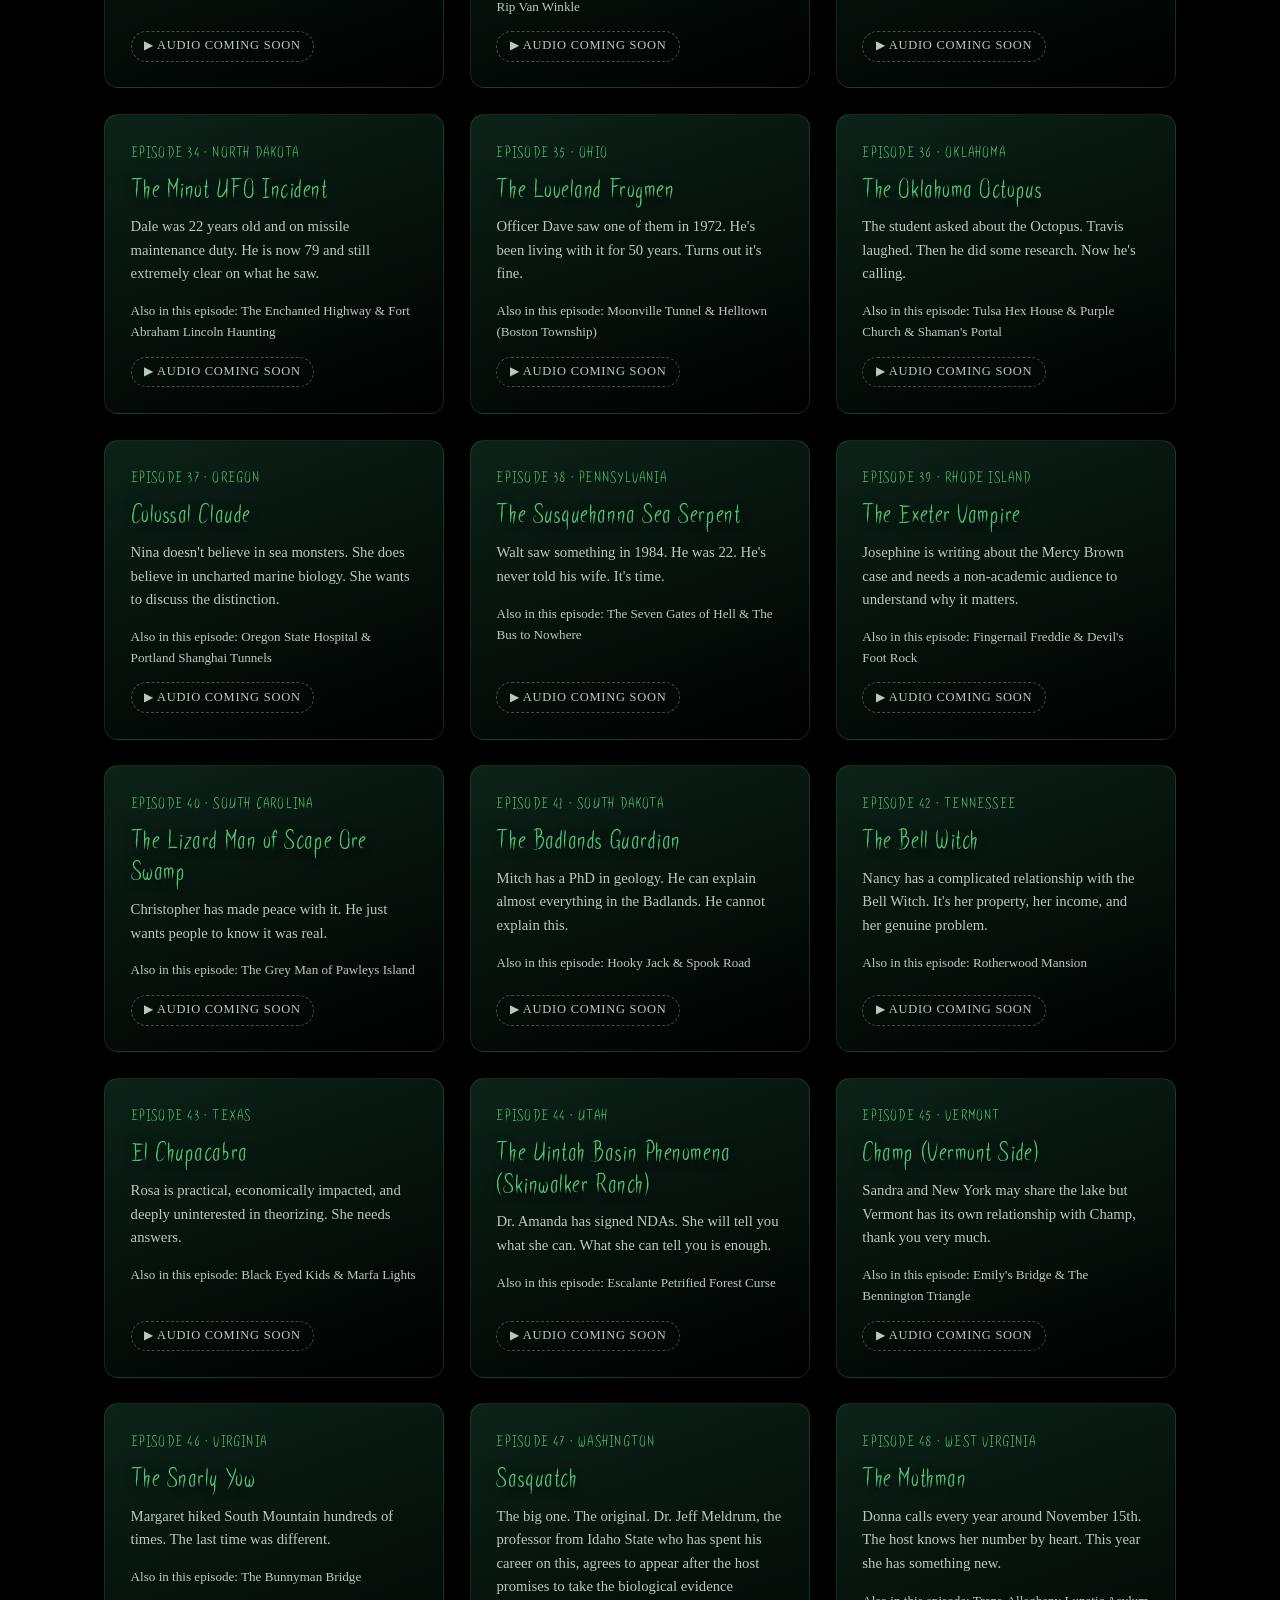
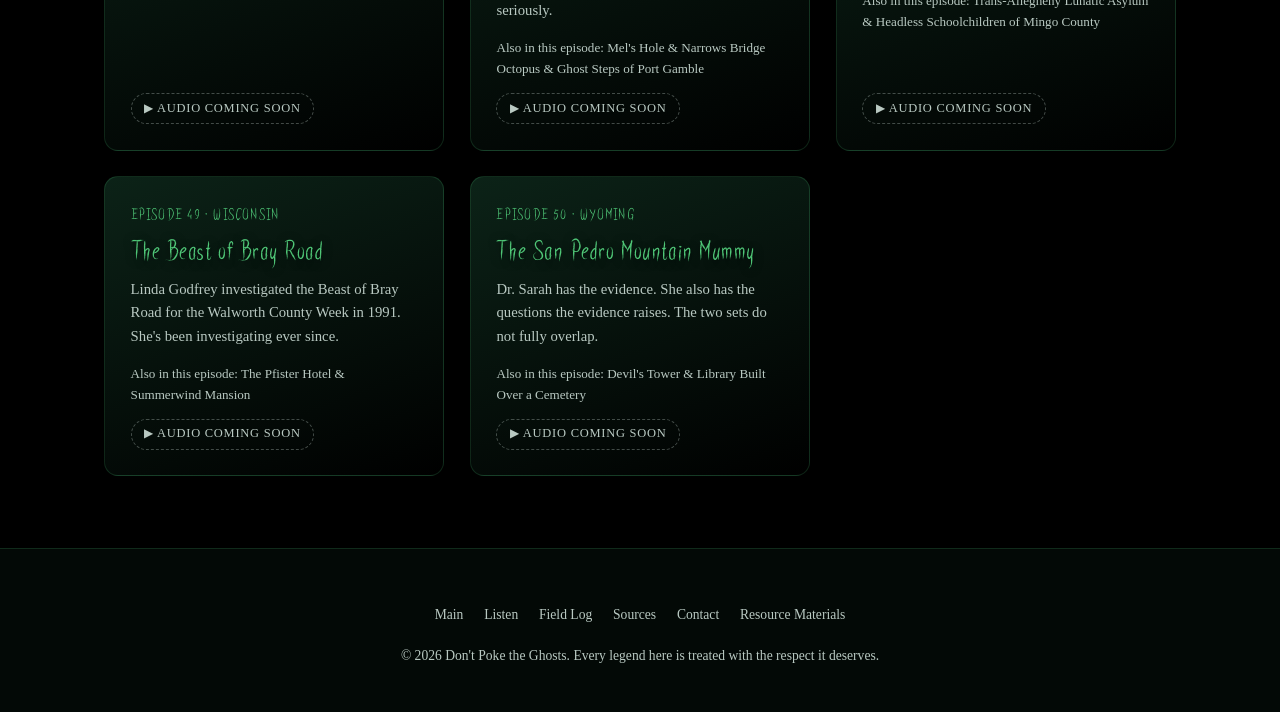
<file: listen.html>
<!DOCTYPE html>
<html lang="en">
<head>
<meta charset="UTF-8">
<meta name="viewport" content="width=device-width, initial-scale=1.0">
<title>Listen — Don't Poke the Ghosts</title>
<meta name="description" content="Browse all 50 episodes of Don't Poke the Ghosts, one state at a time.">
<link rel="icon" href="images/favicon.png" type="image/png">
<link rel="stylesheet" href="css/style.css">
</head>
<body class="site-bg">

  <nav class="site-nav">
    <div class="container">
      <a class="brand" href="index.html">
        Don't Poke <span class="accent">the Ghosts</span>
      </a>
      <button class="nav-toggle" aria-label="Toggle navigation" aria-expanded="false">☰</button>
      <div class="nav-links">
        <a href="index.html">Main</a>
        <a href="listen.html" class="active">Listen</a>
        <a href="field-log.html">Field Log</a>
        <a href="resources.html">Sources</a>
        <a href="contact.html">Contact</a>
        <a href="coming-soon.html">Resource Materials</a>
      </div>
    </div>
  </nav>

  <header class="page-header">
    <span class="eyebrow">50 States &middot; 50 Entities</span>
    <h1>Listen</h1>
    <p class="lede">Every episode, browsable by state and cryptid. Season one is rolling out now — press play below, or browse the full 50-state lineup.</p>
  </header>

  <section>
    <div class="container">

      <div class="player-panel" id="player">
        <div class="player-head">
          <span class="eyebrow">Now Playing</span>
          <h2>Season One</h2>
          <p>New episodes land here as they're recorded, one state at a time. Pick an episode from the list in the player.</p>
        </div>
        <div class="player-frame">
          <iframe id="scPlayer" title="Don't Poke the Ghosts on SoundCloud" width="100%" height="450" scrolling="no" frameborder="no" loading="lazy" allow="autoplay; encrypted-media"
            src="https://w.soundcloud.com/player/?url=https%3A//api.soundcloud.com/playlists/2306115693&amp;color=%2350c878&amp;auto_play=false&amp;hide_related=true&amp;show_comments=false&amp;show_user=true&amp;show_reposts=false&amp;show_teaser=false&amp;visual=true"></iframe>
        </div>
        <p class="player-credit"><a href="https://soundcloud.com/dontpoketheghosts/sets/dont-poke-the-ghosts" target="_blank" rel="noopener">Listen on SoundCloud &rarr;</a></p>
      </div>

      <div class="filter-bar">
        <input type="search" id="epSearch" placeholder="Search by state or cryptid… (try “swamp” or “Texas”)">
      </div>

      <div class="grid" id="epGrid">
      <div class="card ep-card" data-search="alabama the white thang billy ray swears something massive, white, and smelling like death has been lurking near his property for weeks.">
        <span class="ep-num">Episode 01 &middot; Alabama</span>
        <h3>The White Thang</h3>
        <p class="teaser">Billy Ray swears something massive, white, and smelling like death has been lurking near his property for weeks.</p>
        <p style="color:var(--ink-dim); font-size:.82rem; margin-bottom:.3rem;">Also in this episode: Hell&#x27;s Gate Bridge &amp; Dead Children&#x27;s Playground &amp; Boyington Oak</p>
        <a class="play-pill live" href="#player" data-sc-match="alabama">&#9654; Listen now</a>
      </div>
      <div class="card ep-card" data-search="alaska the iliamna lake monster pete has flown over lake iliamna hundreds of times. he knows what a beluga looks like from the air. this was not a beluga.">
        <span class="ep-num">Episode 02 &middot; Alaska</span>
        <h3>The Iliamna Lake Monster</h3>
        <p class="teaser">Pete has flown over Lake Iliamna hundreds of times. He knows what a beluga looks like from the air. This was not a beluga.</p>
        <p style="color:var(--ink-dim); font-size:.82rem; margin-bottom:.3rem;">Also in this episode: The Alaska Triangle</p>
        <span class="play-pill">&#9654; Audio coming soon</span>
      </div>
      <div class="card ep-card" data-search="arizona the mogollon monster pete has worked the mogollon rim for 30 years and never believed — until now.">
        <span class="ep-num">Episode 03 &middot; Arizona</span>
        <h3>The Mogollon Monster</h3>
        <p class="teaser">Pete has worked the Mogollon Rim for 30 years and never believed — until now.</p>
        <p style="color:var(--ink-dim); font-size:.82rem; margin-bottom:.3rem;">Also in this episode: The Wishing Shrine (El Tiradito) &amp; Flagstaff&#x27;s Haunted Public Library</p>
        <span class="play-pill">&#9654; Audio coming soon</span>
      </div>
      <div class="card ep-card" data-search="arkansas the fouke monster something has been tearing through darla jean&#x27;s chicken coops, and her neighbor swears he saw it walking upright.">
        <span class="ep-num">Episode 04 &middot; Arkansas</span>
        <h3>The Fouke Monster</h3>
        <p class="teaser">Something has been tearing through Darla Jean&#x27;s chicken coops, and her neighbor swears he saw it walking upright.</p>
        <p style="color:var(--ink-dim); font-size:.82rem; margin-bottom:.3rem;">Also in this episode: Peel Mansion &amp; Tilly Willy Bridge</p>
        <span class="play-pill">&#9654; Audio coming soon</span>
      </div>
      <div class="card ep-card" data-search="california the dark watchers priya thought she was hallucinating from dehydration — but it happened three times.">
        <span class="ep-num">Episode 05 &middot; California</span>
        <h3>The Dark Watchers</h3>
        <p class="teaser">Priya thought she was hallucinating from dehydration — but it happened three times.</p>
        <p style="color:var(--ink-dim); font-size:.82rem; margin-bottom:.3rem;">Also in this episode: The 13 Bends of Sweeney Road &amp; California&#x27;s Haunted Roads</p>
        <span class="play-pill">&#9654; Audio coming soon</span>
      </div>
      <div class="card ep-card" data-search="colorado the slide-rock bolter marcus is filing an insurance claim and needs to know what exactly to call the thing.">
        <span class="ep-num">Episode 06 &middot; Colorado</span>
        <h3>The Slide-Rock Bolter</h3>
        <p class="teaser">Marcus is filing an insurance claim and needs to know what exactly to call the thing.</p>
        <p style="color:var(--ink-dim); font-size:.82rem; margin-bottom:.3rem;">Also in this episode: Riverdale Road &amp; The Stanley Hotel</p>
        <span class="play-pill">&#9654; Audio coming soon</span>
      </div>
      <div class="card ep-card" data-search="connecticut the melon heads todd needs to know what he&#x27;s dealing with so he can either debunk it or appropriately disclose it.">
        <span class="ep-num">Episode 07 &middot; Connecticut</span>
        <h3>The Melon Heads</h3>
        <p class="teaser">Todd needs to know what he&#x27;s dealing with so he can either debunk it or appropriately disclose it.</p>
        <p style="color:var(--ink-dim); font-size:.82rem; margin-bottom:.3rem;">Also in this episode: Charles Island &amp; Devil&#x27;s Hopyard &amp; Ansonia Opera House</p>
        <span class="play-pill">&#9654; Audio coming soon</span>
      </div>
      <div class="card ep-card" data-search="delaware the selbyville swamp monster bev is practical, unflappable, and has seen a lot in her years of farming. whatever this was, it was not a heron.">
        <span class="ep-num">Episode 08 &middot; Delaware</span>
        <h3>The Selbyville Swamp Monster</h3>
        <p class="teaser">Bev is practical, unflappable, and has seen a lot in her years of farming. Whatever this was, it was not a heron.</p>
        <p style="color:var(--ink-dim); font-size:.82rem; margin-bottom:.3rem;">Also in this episode: Catman of Long Cemetery &amp; The Dlevins House</p>
        <span class="play-pill">&#9654; Audio coming soon</span>
      </div>
      <div class="card ep-card" data-search="florida the skunk ape cletus is more annoyed than scared. the skunk ape has been bad for business — tourists keep asking about it, but the smell is keeping other tourists away.">
        <span class="ep-num">Episode 09 &middot; Florida</span>
        <h3>The Skunk Ape</h3>
        <p class="teaser">Cletus is more annoyed than scared. The Skunk Ape has been bad for business — tourists keep asking about it, but the smell is keeping other tourists away.</p>
        <p style="color:var(--ink-dim); font-size:.82rem; margin-bottom:.3rem;">Also in this episode: Robert the Doll &amp; Spook Hill &amp; Devil&#x27;s Chair at Cassadaga</p>
        <span class="play-pill">&#9654; Audio coming soon</span>
      </div>
      <div class="card ep-card" data-search="georgia the altamaha-ha captain doug has fished this river for 20 years. this was not a catfish.">
        <span class="ep-num">Episode 10 &middot; Georgia</span>
        <h3>The Altamaha-ha</h3>
        <p class="teaser">Captain Doug has fished this river for 20 years. This was not a catfish.</p>
        <p style="color:var(--ink-dim); font-size:.82rem; margin-bottom:.3rem;">Also in this episode: Lake Lanier Ghost Town &amp; The Fairy Cross of the Blue Ridge</p>
        <span class="play-pill">&#9654; Audio coming soon</span>
      </div>
      <div class="card ep-card" data-search="hawaii the menehune kenji is practical, scientific, and deeply puzzled. the stonework is extraordinary. no one built it recently. no one built it obviously.">
        <span class="ep-num">Episode 11 &middot; Hawaii</span>
        <h3>The Menehune</h3>
        <p class="teaser">Kenji is practical, scientific, and deeply puzzled. The stonework is extraordinary. No one built it recently. No one built it obviously.</p>
        <p style="color:var(--ink-dim); font-size:.82rem; margin-bottom:.3rem;">Also in this episode: Morgan&#x27;s Corner</p>
        <span class="play-pill">&#9654; Audio coming soon</span>
      </div>
      <div class="card ep-card" data-search="idaho sharlie (the payette lake monster) randy believes in either the monster or the power of believing in the monster. either way, it&#x27;s complicated.">
        <span class="ep-num">Episode 12 &middot; Idaho</span>
        <h3>Sharlie (The Payette Lake Monster)</h3>
        <p class="teaser">Randy believes in either the monster or the power of believing in the monster. Either way, it&#x27;s complicated.</p>
        <p style="color:var(--ink-dim); font-size:.82rem; margin-bottom:.3rem;">Also in this episode: Seven Devils Mountains &amp; Devil&#x27;s Gate</p>
        <span class="play-pill">&#9654; Audio coming soon</span>
      </div>
      <div class="card ep-card" data-search="illinois the enfield horror greg&#x27;s father witnessed the original 1973 sighting and never recovered. greg wants answers.">
        <span class="ep-num">Episode 13 &middot; Illinois</span>
        <h3>The Enfield Horror</h3>
        <p class="teaser">Greg&#x27;s father witnessed the original 1973 sighting and never recovered. Greg wants answers.</p>
        <p style="color:var(--ink-dim); font-size:.82rem; margin-bottom:.3rem;">Also in this episode: Dug Hill Road</p>
        <span class="play-pill">&#9654; Audio coming soon</span>
      </div>
      <div class="card ep-card" data-search="indiana the beast of busco tammy has sold more lures to cryptid hunters than to actual fishermen at this point. she has questions.">
        <span class="ep-num">Episode 14 &middot; Indiana</span>
        <h3>The Beast of Busco</h3>
        <p class="teaser">Tammy has sold more lures to cryptid hunters than to actual fishermen at this point. She has questions.</p>
        <p style="color:var(--ink-dim); font-size:.82rem; margin-bottom:.3rem;">Also in this episode: </p>
        <span class="play-pill">&#9654; Audio coming soon</span>
      </div>
      <div class="card ep-card" data-search="iowa the van meter visitor deanna is preparing a local history unit and has fallen down a rabbit hole she cannot climb out of.">
        <span class="ep-num">Episode 15 &middot; Iowa</span>
        <h3>The Van Meter Visitor</h3>
        <p class="teaser">Deanna is preparing a local history unit and has fallen down a rabbit hole she cannot climb out of.</p>
        <p style="color:var(--ink-dim); font-size:.82rem; margin-bottom:.3rem;">Also in this episode: Edinburgh Manor &amp; Villisca Axe Murder House &amp; Independence Mental Health Institute</p>
        <span class="play-pill">&#9654; Audio coming soon</span>
      </div>
      <div class="card ep-card" data-search="kansas sinkhole sam cattle know things. hank knows the cattle know things. he needs a framework.">
        <span class="ep-num">Episode 16 &middot; Kansas</span>
        <h3>Sinkhole Sam</h3>
        <p class="teaser">Cattle know things. Hank knows the cattle know things. He needs a framework.</p>
        <p style="color:var(--ink-dim); font-size:.82rem; margin-bottom:.3rem;">Also in this episode: Stull Cemetery</p>
        <span class="play-pill">&#9654; Audio coming soon</span>
      </div>
      <div class="card ep-card" data-search="kentucky the kelly-hopkinsville goblins marge&#x27;s family has always known the truth. she wants it told properly.">
        <span class="ep-num">Episode 17 &middot; Kentucky</span>
        <h3>The Kelly-Hopkinsville Goblins</h3>
        <p class="teaser">Marge&#x27;s family has always known the truth. She wants it told properly.</p>
        <p style="color:var(--ink-dim); font-size:.82rem; margin-bottom:.3rem;">Also in this episode: </p>
        <span class="play-pill">&#9654; Audio coming soon</span>
      </div>
      <div class="card ep-card" data-search="louisiana the rougarou something has been walking upright in the basin, and tante marie-claire knows exactly what it is.">
        <span class="ep-num">Episode 18 &middot; Louisiana</span>
        <h3>The Rougarou</h3>
        <p class="teaser">Something has been walking upright in the Basin, and Tante Marie-Claire knows exactly what it is.</p>
        <p style="color:var(--ink-dim); font-size:.82rem; margin-bottom:.3rem;">Also in this episode: The LaLaurie Mansion &amp; Natchez Trace Witch Dance</p>
        <span class="play-pill">&#9654; Audio coming soon</span>
      </div>
      <div class="card ep-card" data-search="maine the specter moose finn has guided hunters for 25 years. nobody shoots the specter moose. not because they miss.">
        <span class="ep-num">Episode 19 &middot; Maine</span>
        <h3>The Specter Moose</h3>
        <p class="teaser">Finn has guided hunters for 25 years. Nobody shoots the Specter Moose. Not because they miss.</p>
        <p style="color:var(--ink-dim); font-size:.82rem; margin-bottom:.3rem;">Also in this episode: Sabbattus Well Descent</p>
        <span class="play-pill">&#9654; Audio coming soon</span>
      </div>
      <div class="card ep-card" data-search="maryland the snallygaster winifred is professionally skeptical. she is also professionally intrigued.">
        <span class="ep-num">Episode 20 &middot; Maryland</span>
        <h3>The Snallygaster</h3>
        <p class="teaser">Winifred is professionally skeptical. She is also professionally intrigued.</p>
        <p style="color:var(--ink-dim); font-size:.82rem; margin-bottom:.3rem;">Also in this episode: Jericho Covered Bridge &amp; Crybaby Bridges &amp; Glenn Dale Hospital</p>
        <span class="play-pill">&#9654; Audio coming soon</span>
      </div>
      <div class="card ep-card" data-search="massachusetts the bridgewater triangle professor neil has been investigating the triangle for years. he has a lot of data. he needs someone to take it seriously.">
        <span class="ep-num">Episode 21 &middot; Massachusetts</span>
        <h3>The Bridgewater Triangle</h3>
        <p class="teaser">Professor Neil has been investigating the triangle for years. He has a lot of data. He needs someone to take it seriously.</p>
        <p style="color:var(--ink-dim); font-size:.82rem; margin-bottom:.3rem;">Also in this episode: Route 44 Phantom Hitchhiker &amp; Spider Gate Cemetery</p>
        <span class="play-pill">&#9654; Audio coming soon</span>
      </div>
      <div class="card ep-card" data-search="michigan the dogman steve is not new to the woods. steve is in his truck with the doors locked.">
        <span class="ep-num">Episode 22 &middot; Michigan</span>
        <h3>The Dogman</h3>
        <p class="teaser">Steve is not new to the woods. Steve is in his truck with the doors locked.</p>
        <p style="color:var(--ink-dim); font-size:.82rem; margin-bottom:.3rem;">Also in this episode: The Demon Tree of Almont</p>
        <span class="play-pill">&#9654; Audio coming soon</span>
      </div>
      <div class="card ep-card" data-search="minnesota the boundary waters haints lars has outfitted canoe trips into the boundary waters for 25 years. clients come back early for weather, injuries, and equipment failure. not for this.">
        <span class="ep-num">Episode 23 &middot; Minnesota</span>
        <h3>The Boundary Waters Haints</h3>
        <p class="teaser">Lars has outfitted canoe trips into the Boundary Waters for 25 years. Clients come back early for weather, injuries, and equipment failure. Not for this.</p>
        <p style="color:var(--ink-dim); font-size:.82rem; margin-bottom:.3rem;">Also in this episode: Kensington Runestone &amp; Deadman&#x27;s Trail</p>
        <span class="play-pill">&#9654; Audio coming soon</span>
      </div>
      <div class="card ep-card" data-search="mississippi the pascagoula alien encounter cal grew up with this story. he wants people to know his grandfather wasn&#x27;t lying.">
        <span class="ep-num">Episode 24 &middot; Mississippi</span>
        <h3>The Pascagoula Alien Encounter</h3>
        <p class="teaser">Cal grew up with this story. He wants people to know his grandfather wasn&#x27;t lying.</p>
        <p style="color:var(--ink-dim); font-size:.82rem; margin-bottom:.3rem;">Also in this episode: Natchez Trace Witch Dance</p>
        <span class="play-pill">&#9654; Audio coming soon</span>
      </div>
      <div class="card ep-card" data-search="missouri momo the monster patty lou was there in 1972. she knows what the neighborhood smelled like. let her talk.">
        <span class="ep-num">Episode 25 &middot; Missouri</span>
        <h3>Momo the Monster</h3>
        <p class="teaser">Patty Lou was there in 1972. She knows what the neighborhood smelled like. Let her talk.</p>
        <p style="color:var(--ink-dim); font-size:.82rem; margin-bottom:.3rem;">Also in this episode: Devil&#x27;s Chair of Missouri</p>
        <span class="play-pill">&#9654; Audio coming soon</span>
      </div>
      <div class="card ep-card" data-search="montana the glacier ghost lights rosie has deployed trail cams for bear research for 15 years. bears do not glow.">
        <span class="ep-num">Episode 26 &middot; Montana</span>
        <h3>The Glacier Ghost Lights</h3>
        <p class="teaser">Rosie has deployed trail cams for bear research for 15 years. Bears do not glow.</p>
        <p style="color:var(--ink-dim); font-size:.82rem; margin-bottom:.3rem;">Also in this episode: St. Mary Lake / Devil&#x27;s Slide</p>
        <span class="play-pill">&#9654; Audio coming soon</span>
      </div>
      <div class="card ep-card" data-search="nebraska the alkali lake monster doug found the 1880s newspaper accounts himself. he&#x27;s been waiting for someone to take him seriously.">
        <span class="ep-num">Episode 27 &middot; Nebraska</span>
        <h3>The Alkali Lake Monster</h3>
        <p class="teaser">Doug found the 1880s newspaper accounts himself. He&#x27;s been waiting for someone to take him seriously.</p>
        <p style="color:var(--ink-dim); font-size:.82rem; margin-bottom:.3rem;">Also in this episode: Karma&#x27;s a Bunny</p>
        <span class="play-pill">&#9654; Audio coming soon</span>
      </div>
      <div class="card ep-card" data-search="nevada the area 51 aliens gary has seen things. gary has signed things. gary is now 74 years old and has recalculated the risk-to-reward ratio of staying quiet.">
        <span class="ep-num">Episode 28 &middot; Nevada</span>
        <h3>The Area 51 Aliens</h3>
        <p class="teaser">Gary has seen things. Gary has signed things. Gary is now 74 years old and has recalculated the risk-to-reward ratio of staying quiet.</p>
        <p style="color:var(--ink-dim); font-size:.82rem; margin-bottom:.3rem;">Also in this episode: The Sinks &amp; Goldfield Hotel</p>
        <span class="play-pill">&#9654; Audio coming soon</span>
      </div>
      <div class="card ep-card" data-search="new hampshire the white mountain ghosts abigail is practical and experienced. she needs to understand what she saw on the descent from mount washington.">
        <span class="ep-num">Episode 29 &middot; New Hampshire</span>
        <h3>The White Mountain Ghosts</h3>
        <p class="teaser">Abigail is practical and experienced. She needs to understand what she saw on the descent from Mount Washington.</p>
        <p style="color:var(--ink-dim); font-size:.82rem; margin-bottom:.3rem;">Also in this episode: America&#x27;s Stonehenge (Mystery Hill)</p>
        <span class="play-pill">&#9654; Audio coming soon</span>
      </div>
      <div class="card ep-card" data-search="new jersey the jersey devil frank has been waiting. frank has stories. frank has opinions. frank will not be brief.">
        <span class="ep-num">Episode 30 &middot; New Jersey</span>
        <h3>The Jersey Devil</h3>
        <p class="teaser">Frank has been waiting. Frank has stories. Frank has opinions. Frank will not be brief.</p>
        <p style="color:var(--ink-dim); font-size:.82rem; margin-bottom:.3rem;">Also in this episode: The Devil&#x27;s Tree (Bernards Township) &amp; Spook Rabbits of Burlington County</p>
        <span class="play-pill">&#9654; Audio coming soon</span>
      </div>
      <div class="card ep-card" data-search="new mexico the roswell alien connie is 93 years old. it is time.">
        <span class="ep-num">Episode 31 &middot; New Mexico</span>
        <h3>The Roswell Alien</h3>
        <p class="teaser">Connie is 93 years old. It is time.</p>
        <p style="color:var(--ink-dim); font-size:.82rem; margin-bottom:.3rem;">Also in this episode: Urraca Mesa &amp; La Llorona</p>
        <span class="play-pill">&#9654; Audio coming soon</span>
      </div>
      <div class="card ep-card" data-search="new york the lake champlain monster (champ) sandra has seen champ before. this is the third time. she has learned to have her phone ready.">
        <span class="ep-num">Episode 32 &middot; New York</span>
        <h3>The Lake Champlain Monster (Champ)</h3>
        <p class="teaser">Sandra has seen Champ before. This is the third time. She has learned to have her phone ready.</p>
        <p style="color:var(--ink-dim); font-size:.82rem; margin-bottom:.3rem;">Also in this episode: Staten Island Ferry Octopus Disaster &amp; Brooklyn Bridge Elephant Stampede &amp; Rip Van Winkle</p>
        <span class="play-pill">&#9654; Audio coming soon</span>
      </div>
      <div class="card ep-card" data-search="north carolina the beast of bladenboro for 70 years, vera&#x27;s family has been dismissed. the cat was real. the fear was real.">
        <span class="ep-num">Episode 33 &middot; North Carolina</span>
        <h3>The Beast of Bladenboro</h3>
        <p class="teaser">For 70 years, Vera&#x27;s family has been dismissed. The cat was real. The fear was real.</p>
        <p style="color:var(--ink-dim); font-size:.82rem; margin-bottom:.3rem;">Also in this episode: The Devil&#x27;s Tramping Ground</p>
        <span class="play-pill">&#9654; Audio coming soon</span>
      </div>
      <div class="card ep-card" data-search="north dakota the minot ufo incident dale was 22 years old and on missile maintenance duty. he is now 79 and still extremely clear on what he saw.">
        <span class="ep-num">Episode 34 &middot; North Dakota</span>
        <h3>The Minot UFO Incident</h3>
        <p class="teaser">Dale was 22 years old and on missile maintenance duty. He is now 79 and still extremely clear on what he saw.</p>
        <p style="color:var(--ink-dim); font-size:.82rem; margin-bottom:.3rem;">Also in this episode: The Enchanted Highway &amp; Fort Abraham Lincoln Haunting</p>
        <span class="play-pill">&#9654; Audio coming soon</span>
      </div>
      <div class="card ep-card" data-search="ohio the loveland frogmen officer dave saw one of them in 1972. he&#x27;s been living with it for 50 years. turns out it&#x27;s fine.">
        <span class="ep-num">Episode 35 &middot; Ohio</span>
        <h3>The Loveland Frogmen</h3>
        <p class="teaser">Officer Dave saw one of them in 1972. He&#x27;s been living with it for 50 years. Turns out it&#x27;s fine.</p>
        <p style="color:var(--ink-dim); font-size:.82rem; margin-bottom:.3rem;">Also in this episode: Moonville Tunnel &amp; Helltown (Boston Township)</p>
        <span class="play-pill">&#9654; Audio coming soon</span>
      </div>
      <div class="card ep-card" data-search="oklahoma the oklahoma octopus the student asked about the octopus. travis laughed. then he did some research. now he&#x27;s calling.">
        <span class="ep-num">Episode 36 &middot; Oklahoma</span>
        <h3>The Oklahoma Octopus</h3>
        <p class="teaser">The student asked about the Octopus. Travis laughed. Then he did some research. Now he&#x27;s calling.</p>
        <p style="color:var(--ink-dim); font-size:.82rem; margin-bottom:.3rem;">Also in this episode: Tulsa Hex House &amp; Purple Church &amp; Shaman&#x27;s Portal</p>
        <span class="play-pill">&#9654; Audio coming soon</span>
      </div>
      <div class="card ep-card" data-search="oregon colossal claude nina doesn&#x27;t believe in sea monsters. she does believe in uncharted marine biology. she wants to discuss the distinction.">
        <span class="ep-num">Episode 37 &middot; Oregon</span>
        <h3>Colossal Claude</h3>
        <p class="teaser">Nina doesn&#x27;t believe in sea monsters. She does believe in uncharted marine biology. She wants to discuss the distinction.</p>
        <p style="color:var(--ink-dim); font-size:.82rem; margin-bottom:.3rem;">Also in this episode: Oregon State Hospital &amp; Portland Shanghai Tunnels</p>
        <span class="play-pill">&#9654; Audio coming soon</span>
      </div>
      <div class="card ep-card" data-search="pennsylvania the susquehanna sea serpent walt saw something in 1984. he was 22. he&#x27;s never told his wife. it&#x27;s time.">
        <span class="ep-num">Episode 38 &middot; Pennsylvania</span>
        <h3>The Susquehanna Sea Serpent</h3>
        <p class="teaser">Walt saw something in 1984. He was 22. He&#x27;s never told his wife. It&#x27;s time.</p>
        <p style="color:var(--ink-dim); font-size:.82rem; margin-bottom:.3rem;">Also in this episode: The Seven Gates of Hell &amp; The Bus to Nowhere</p>
        <span class="play-pill">&#9654; Audio coming soon</span>
      </div>
      <div class="card ep-card" data-search="rhode island the exeter vampire josephine is writing about the mercy brown case and needs a non-academic audience to understand why it matters.">
        <span class="ep-num">Episode 39 &middot; Rhode Island</span>
        <h3>The Exeter Vampire</h3>
        <p class="teaser">Josephine is writing about the Mercy Brown case and needs a non-academic audience to understand why it matters.</p>
        <p style="color:var(--ink-dim); font-size:.82rem; margin-bottom:.3rem;">Also in this episode: Fingernail Freddie &amp; Devil&#x27;s Foot Rock</p>
        <span class="play-pill">&#9654; Audio coming soon</span>
      </div>
      <div class="card ep-card" data-search="south carolina the lizard man of scape ore swamp christopher has made peace with it. he just wants people to know it was real.">
        <span class="ep-num">Episode 40 &middot; South Carolina</span>
        <h3>The Lizard Man of Scape Ore Swamp</h3>
        <p class="teaser">Christopher has made peace with it. He just wants people to know it was real.</p>
        <p style="color:var(--ink-dim); font-size:.82rem; margin-bottom:.3rem;">Also in this episode: The Grey Man of Pawleys Island</p>
        <span class="play-pill">&#9654; Audio coming soon</span>
      </div>
      <div class="card ep-card" data-search="south dakota the badlands guardian mitch has a phd in geology. he can explain almost everything in the badlands. he cannot explain this.">
        <span class="ep-num">Episode 41 &middot; South Dakota</span>
        <h3>The Badlands Guardian</h3>
        <p class="teaser">Mitch has a PhD in geology. He can explain almost everything in the Badlands. He cannot explain this.</p>
        <p style="color:var(--ink-dim); font-size:.82rem; margin-bottom:.3rem;">Also in this episode: Hooky Jack &amp; Spook Road</p>
        <span class="play-pill">&#9654; Audio coming soon</span>
      </div>
      <div class="card ep-card" data-search="tennessee the bell witch nancy has a complicated relationship with the bell witch. it&#x27;s her property, her income, and her genuine problem.">
        <span class="ep-num">Episode 42 &middot; Tennessee</span>
        <h3>The Bell Witch</h3>
        <p class="teaser">Nancy has a complicated relationship with the Bell Witch. It&#x27;s her property, her income, and her genuine problem.</p>
        <p style="color:var(--ink-dim); font-size:.82rem; margin-bottom:.3rem;">Also in this episode: Rotherwood Mansion</p>
        <span class="play-pill">&#9654; Audio coming soon</span>
      </div>
      <div class="card ep-card" data-search="texas el chupacabra rosa is practical, economically impacted, and deeply uninterested in theorizing. she needs answers.">
        <span class="ep-num">Episode 43 &middot; Texas</span>
        <h3>El Chupacabra</h3>
        <p class="teaser">Rosa is practical, economically impacted, and deeply uninterested in theorizing. She needs answers.</p>
        <p style="color:var(--ink-dim); font-size:.82rem; margin-bottom:.3rem;">Also in this episode: Black Eyed Kids &amp; Marfa Lights</p>
        <span class="play-pill">&#9654; Audio coming soon</span>
      </div>
      <div class="card ep-card" data-search="utah the uintah basin phenomena (skinwalker ranch) dr. amanda has signed ndas. she will tell you what she can. what she can tell you is enough.">
        <span class="ep-num">Episode 44 &middot; Utah</span>
        <h3>The Uintah Basin Phenomena (Skinwalker Ranch)</h3>
        <p class="teaser">Dr. Amanda has signed NDAs. She will tell you what she can. What she can tell you is enough.</p>
        <p style="color:var(--ink-dim); font-size:.82rem; margin-bottom:.3rem;">Also in this episode: Escalante Petrified Forest Curse</p>
        <span class="play-pill">&#9654; Audio coming soon</span>
      </div>
      <div class="card ep-card" data-search="vermont champ (vermont side) sandra and new york may share the lake but vermont has its own relationship with champ, thank you very much.">
        <span class="ep-num">Episode 45 &middot; Vermont</span>
        <h3>Champ (Vermont Side)</h3>
        <p class="teaser">Sandra and New York may share the lake but Vermont has its own relationship with Champ, thank you very much.</p>
        <p style="color:var(--ink-dim); font-size:.82rem; margin-bottom:.3rem;">Also in this episode: Emily&#x27;s Bridge &amp; The Bennington Triangle</p>
        <span class="play-pill">&#9654; Audio coming soon</span>
      </div>
      <div class="card ep-card" data-search="virginia the snarly yow margaret hiked south mountain hundreds of times. the last time was different.">
        <span class="ep-num">Episode 46 &middot; Virginia</span>
        <h3>The Snarly Yow</h3>
        <p class="teaser">Margaret hiked South Mountain hundreds of times. The last time was different.</p>
        <p style="color:var(--ink-dim); font-size:.82rem; margin-bottom:.3rem;">Also in this episode: The Bunnyman Bridge</p>
        <span class="play-pill">&#9654; Audio coming soon</span>
      </div>
      <div class="card ep-card" data-search="washington sasquatch the big one. the original. dr. jeff meldrum, the professor from idaho state who has spent his career on this, agrees to appear after the host promises to take the biological evidence seriously.">
        <span class="ep-num">Episode 47 &middot; Washington</span>
        <h3>Sasquatch</h3>
        <p class="teaser">The big one. The original. Dr. Jeff Meldrum, the professor from Idaho State who has spent his career on this, agrees to appear after the host promises to take the biological evidence seriously.</p>
        <p style="color:var(--ink-dim); font-size:.82rem; margin-bottom:.3rem;">Also in this episode: Mel&#x27;s Hole &amp; Narrows Bridge Octopus &amp; Ghost Steps of Port Gamble</p>
        <span class="play-pill">&#9654; Audio coming soon</span>
      </div>
      <div class="card ep-card" data-search="west virginia the mothman donna calls every year around november 15th. the host knows her number by heart. this year she has something new.">
        <span class="ep-num">Episode 48 &middot; West Virginia</span>
        <h3>The Mothman</h3>
        <p class="teaser">Donna calls every year around November 15th. The host knows her number by heart. This year she has something new.</p>
        <p style="color:var(--ink-dim); font-size:.82rem; margin-bottom:.3rem;">Also in this episode: Trans-Allegheny Lunatic Asylum &amp; Headless Schoolchildren of Mingo County</p>
        <span class="play-pill">&#9654; Audio coming soon</span>
      </div>
      <div class="card ep-card" data-search="wisconsin the beast of bray road linda godfrey investigated the beast of bray road for the walworth county week in 1991. she&#x27;s been investigating ever since.">
        <span class="ep-num">Episode 49 &middot; Wisconsin</span>
        <h3>The Beast of Bray Road</h3>
        <p class="teaser">Linda Godfrey investigated the Beast of Bray Road for the Walworth County Week in 1991. She&#x27;s been investigating ever since.</p>
        <p style="color:var(--ink-dim); font-size:.82rem; margin-bottom:.3rem;">Also in this episode: The Pfister Hotel &amp; Summerwind Mansion</p>
        <span class="play-pill">&#9654; Audio coming soon</span>
      </div>
      <div class="card ep-card" data-search="wyoming the san pedro mountain mummy dr. sarah has the evidence. she also has the questions the evidence raises. the two sets do not fully overlap.">
        <span class="ep-num">Episode 50 &middot; Wyoming</span>
        <h3>The San Pedro Mountain Mummy</h3>
        <p class="teaser">Dr. Sarah has the evidence. She also has the questions the evidence raises. The two sets do not fully overlap.</p>
        <p style="color:var(--ink-dim); font-size:.82rem; margin-bottom:.3rem;">Also in this episode: Devil&#x27;s Tower &amp; Library Built Over a Cemetery</p>
        <span class="play-pill">&#9654; Audio coming soon</span>
      </div>
      </div>
      <p id="epEmpty" style="display:none; text-align:center; color:var(--ink-dim); margin-top:2rem;">No episodes match that search. Try another state or cryptid.</p>
    </div>
  </section>

  <footer class="site-footer">
    <div class="container">
      <div class="foot-links">
        <a href="index.html">Main</a>
        <a href="listen.html">Listen</a>
        <a href="field-log.html">Field Log</a>
        <a href="resources.html">Sources</a>
        <a href="contact.html">Contact</a>
        <a href="coming-soon.html">Resource Materials</a>
      </div>
      <p>© 2026 Don't Poke the Ghosts. Every legend here is treated with the respect it deserves.</p>
    </div>
  </footer>

  <script src="js/nav.js"></script>
  <script src="https://w.soundcloud.com/player/api.js"></script>
  <script src="js/listen.js"></script>
</body>
</html>
</file>
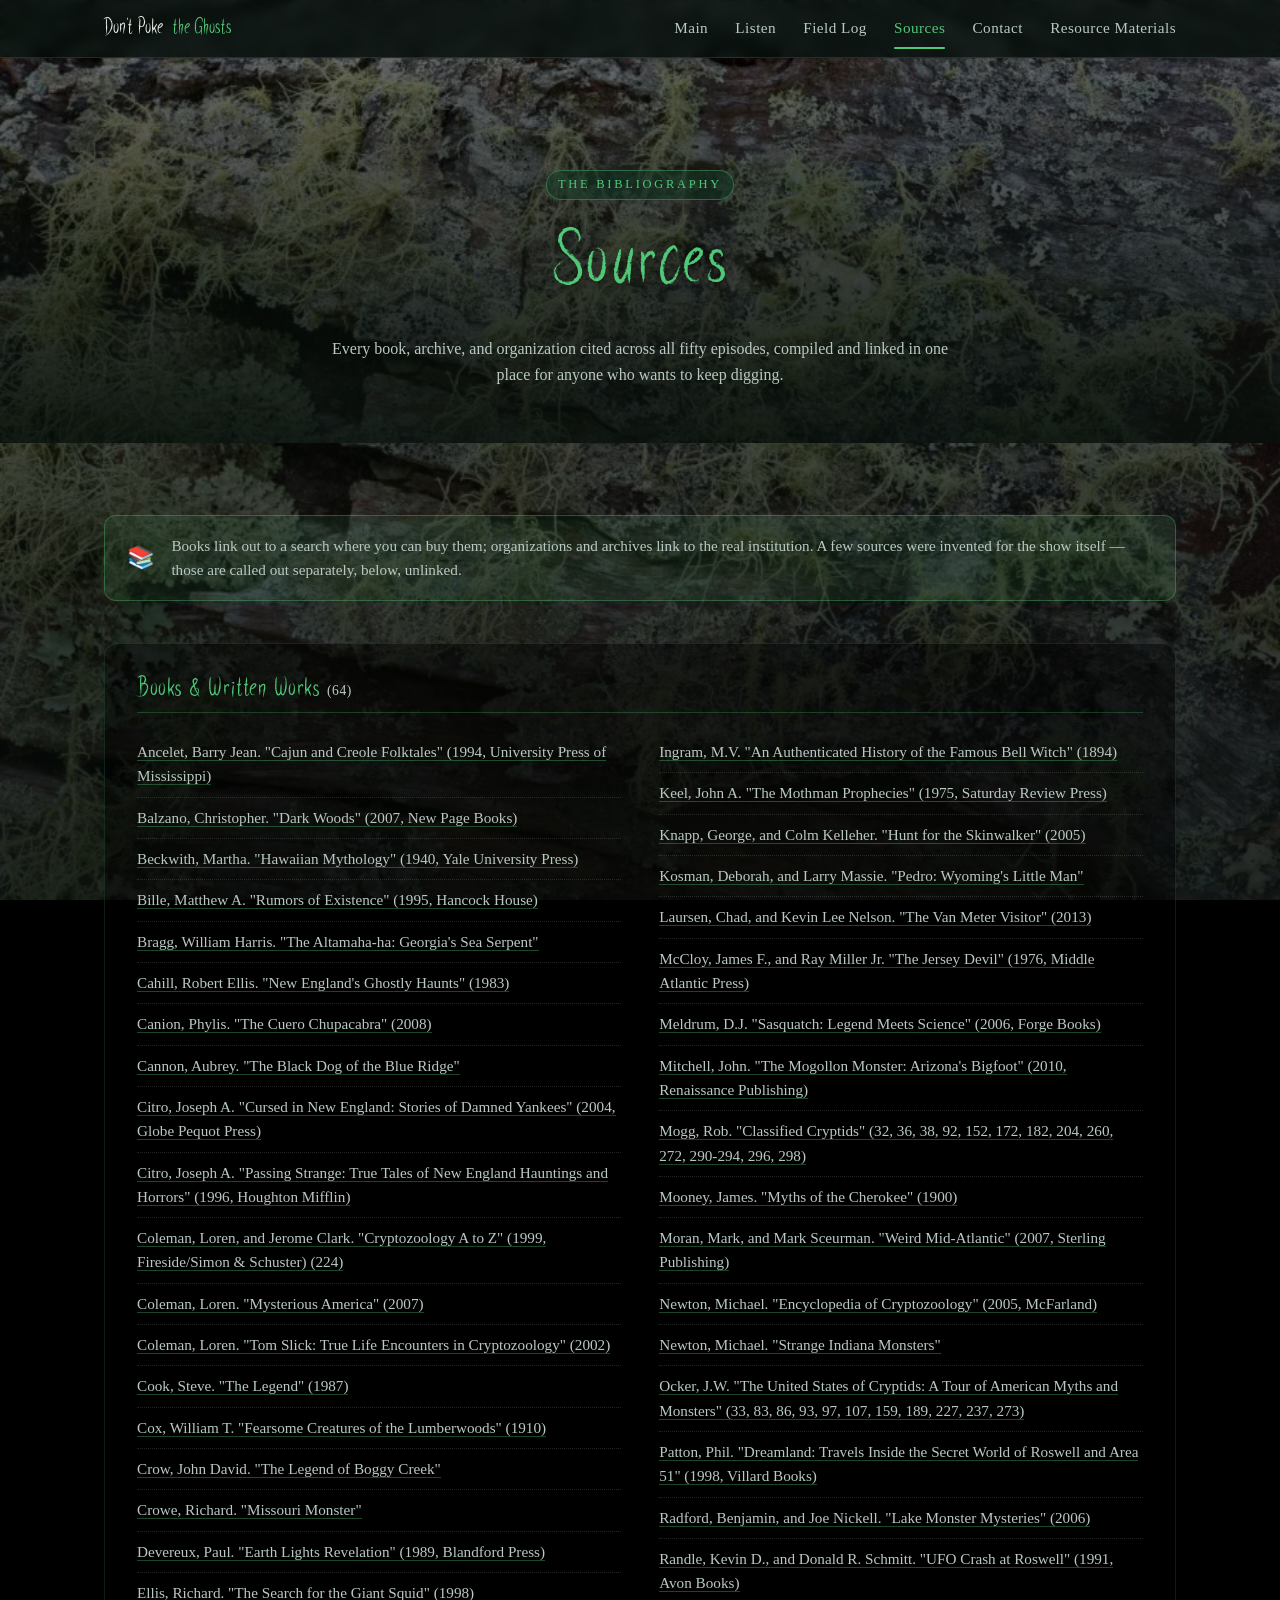
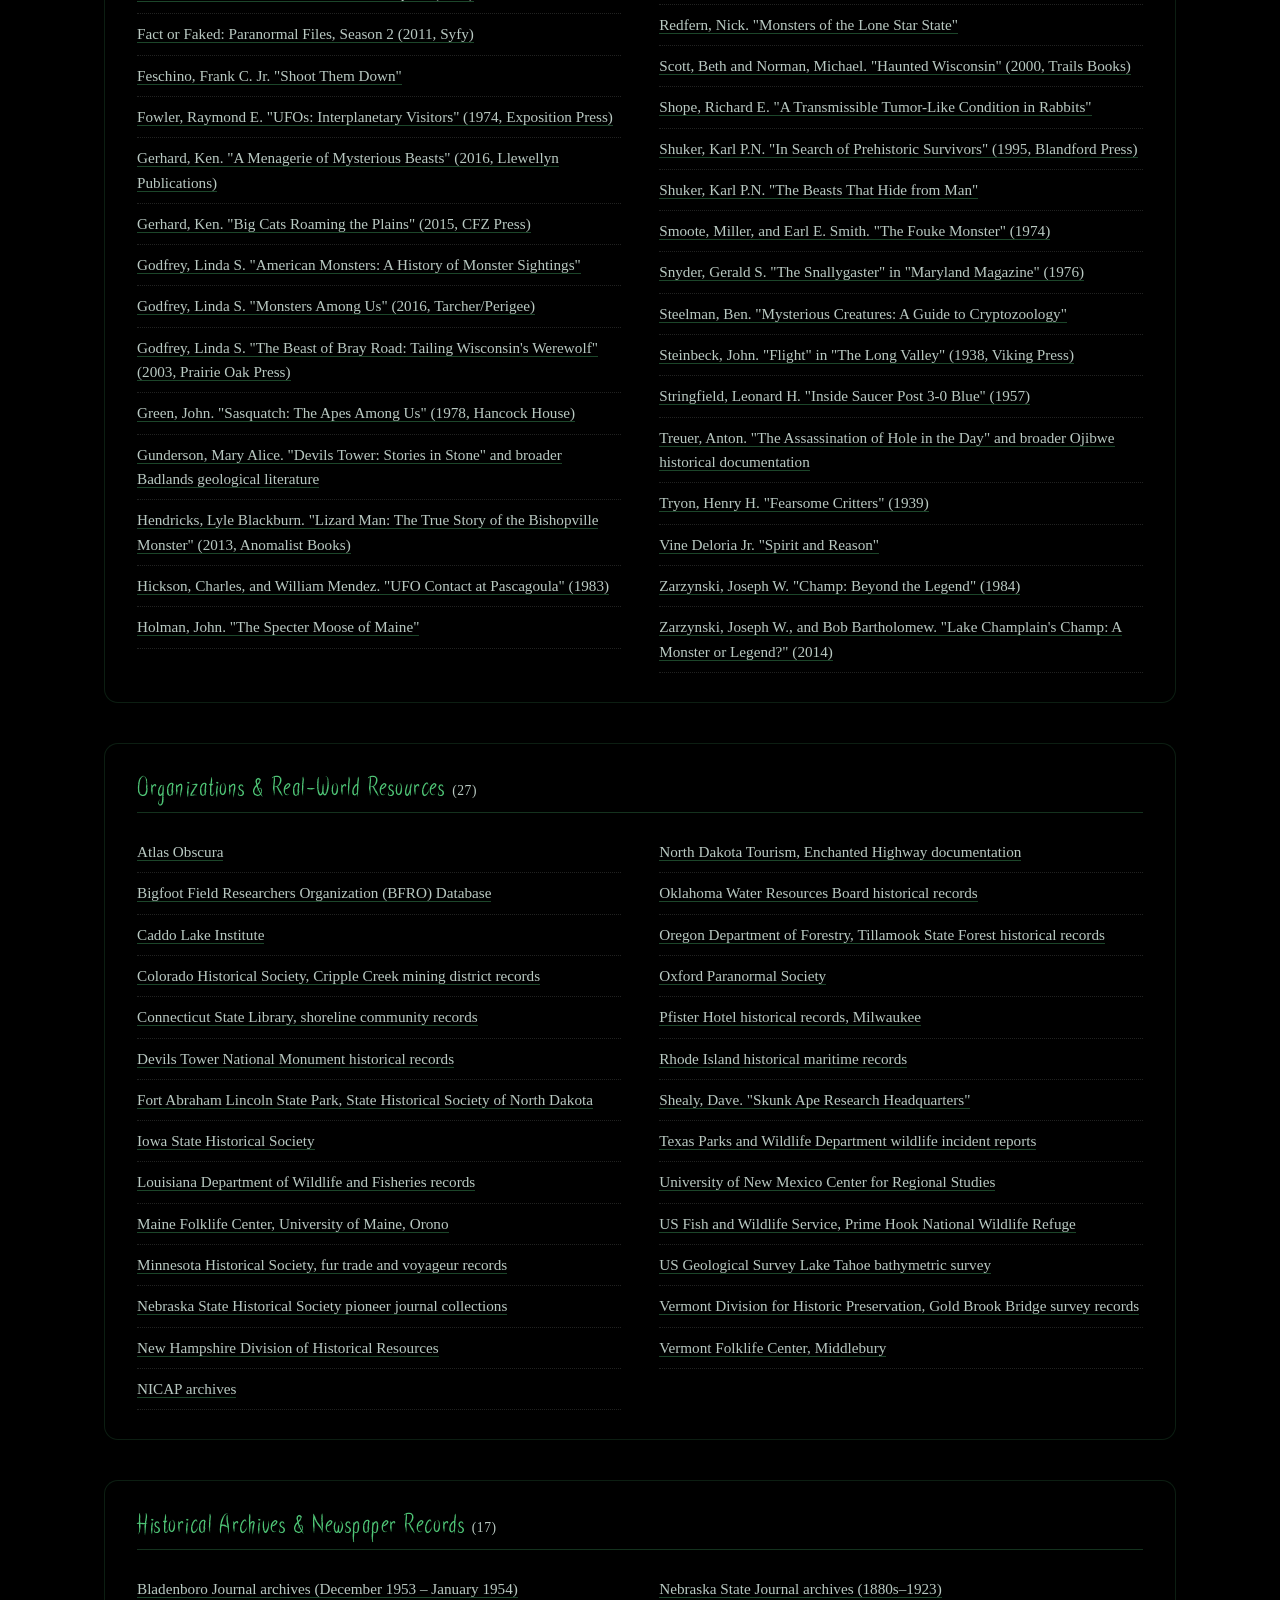
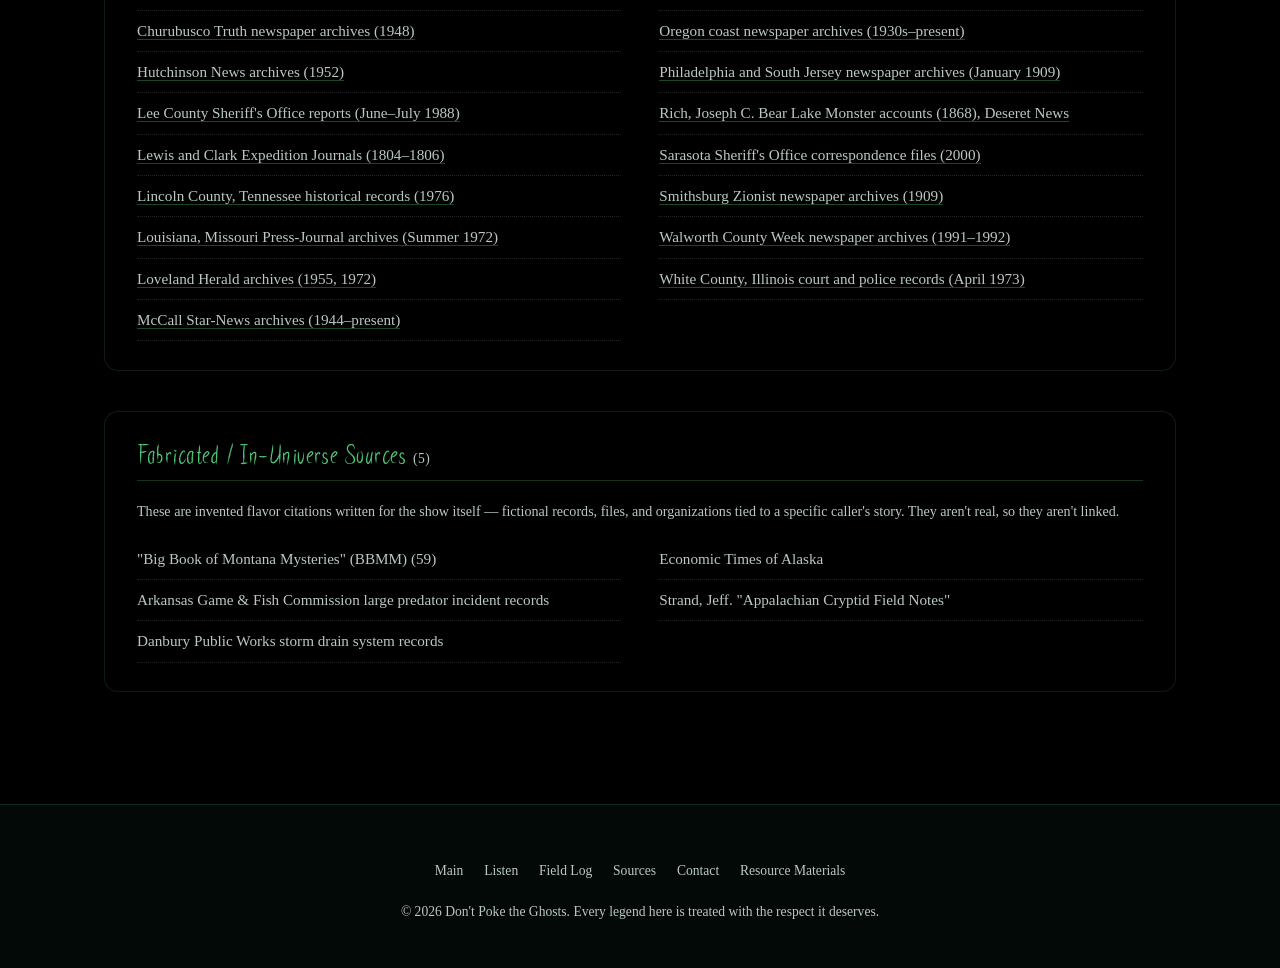
<file: resources.html>
<!DOCTYPE html>
<html lang="en">
<head>
<meta charset="UTF-8">
<meta name="viewport" content="width=device-width, initial-scale=1.0">
<title>Sources — Don't Poke the Ghosts</title>
<meta name="description" content="The full bibliography behind Don't Poke the Ghosts — books, archives, and organizations cited across all 50 episodes.">
<link rel="icon" href="images/favicon.png" type="image/png">
<link rel="stylesheet" href="css/style.css">
</head>
<body class="site-bg">

  <nav class="site-nav">
    <div class="container">
      <a class="brand" href="index.html">
        Don't Poke <span class="accent">the Ghosts</span>
      </a>
      <button class="nav-toggle" aria-label="Toggle navigation" aria-expanded="false">☰</button>
      <div class="nav-links">
        <a href="index.html">Main</a>
        <a href="listen.html">Listen</a>
        <a href="field-log.html">Field Log</a>
        <a href="resources.html" class="active">Sources</a>
        <a href="contact.html">Contact</a>
        <a href="coming-soon.html">Resource Materials</a>
      </div>
    </div>
  </nav>

  <header class="page-header">
    <span class="eyebrow">The Bibliography</span>
    <h1>Sources</h1>
    <p class="lede">Every book, archive, and organization cited across all fifty episodes, compiled and linked in one place for anyone who wants to keep digging.</p>
  </header>

  <section>
    <div class="container">
      <div class="notice-banner">
        <span style="font-size:1.4rem;">📚</span>
        <div>Books link out to a search where you can buy them; organizations and archives link to the real institution. A few sources were invented for the show itself — those are called out separately, below, unlinked.</div>
      </div>

      <div class="resource-group fade-in">
        <h3>Books &amp; Written Works <span style="color:var(--ink-dim); font-size:.85rem; font-family:var(--font-body); font-weight:normal;">(64)</span></h3>
        <ul class="resource-list">
          <li><a href="https://www.amazon.com/s?k=Ancelet%2C+Barry+Jean.+%22Cajun+and+Creole+Folktales%22+%281994%2C+University+Press+of+Mississippi%29&amp;i=stripbooks" target="_blank" rel="noopener">Ancelet, Barry Jean. &quot;Cajun and Creole Folktales&quot; (1994, University Press of Mississippi)</a></li>
          <li><a href="https://www.amazon.com/s?k=Balzano%2C+Christopher.+%22Dark+Woods%22+%282007%2C+New+Page+Books%29&amp;i=stripbooks" target="_blank" rel="noopener">Balzano, Christopher. &quot;Dark Woods&quot; (2007, New Page Books)</a></li>
          <li><a href="https://www.amazon.com/s?k=Beckwith%2C+Martha.+%22Hawaiian+Mythology%22+%281940%2C+Yale+University+Press%29&amp;i=stripbooks" target="_blank" rel="noopener">Beckwith, Martha. &quot;Hawaiian Mythology&quot; (1940, Yale University Press)</a></li>
          <li><a href="https://www.amazon.com/s?k=Bille%2C+Matthew+A.+%22Rumors+of+Existence%22+%281995%2C+Hancock+House%29&amp;i=stripbooks" target="_blank" rel="noopener">Bille, Matthew A. &quot;Rumors of Existence&quot; (1995, Hancock House)</a></li>
          <li><a href="https://www.amazon.com/s?k=Bragg%2C+William+Harris.+%22The+Altamaha-ha%3A+Georgia%27s+Sea+Serpent%22&amp;i=stripbooks" target="_blank" rel="noopener">Bragg, William Harris. &quot;The Altamaha-ha: Georgia&#x27;s Sea Serpent&quot;</a></li>
          <li><a href="https://www.amazon.com/s?k=Cahill%2C+Robert+Ellis.+%22New+England%27s+Ghostly+Haunts%22+%281983%29&amp;i=stripbooks" target="_blank" rel="noopener">Cahill, Robert Ellis. &quot;New England&#x27;s Ghostly Haunts&quot; (1983)</a></li>
          <li><a href="https://www.amazon.com/s?k=Canion%2C+Phylis.+%22The+Cuero+Chupacabra%22+%282008%29&amp;i=stripbooks" target="_blank" rel="noopener">Canion, Phylis. &quot;The Cuero Chupacabra&quot; (2008)</a></li>
          <li><a href="https://www.amazon.com/s?k=Cannon%2C+Aubrey.+%22The+Black+Dog+of+the+Blue+Ridge%22&amp;i=stripbooks" target="_blank" rel="noopener">Cannon, Aubrey. &quot;The Black Dog of the Blue Ridge&quot;</a></li>
          <li><a href="https://www.amazon.com/s?k=Citro%2C+Joseph+A.+%22Cursed+in+New+England%3A+Stories+of+Damned+Yankees%22+%282004%2C+Globe+Pequot+Press%29&amp;i=stripbooks" target="_blank" rel="noopener">Citro, Joseph A. &quot;Cursed in New England: Stories of Damned Yankees&quot; (2004, Globe Pequot Press)</a></li>
          <li><a href="https://www.amazon.com/s?k=Citro%2C+Joseph+A.+%22Passing+Strange%3A+True+Tales+of+New+England+Hauntings+and+Horrors%22+%281996%2C+Houghton+Mifflin%29&amp;i=stripbooks" target="_blank" rel="noopener">Citro, Joseph A. &quot;Passing Strange: True Tales of New England Hauntings and Horrors&quot; (1996, Houghton Mifflin)</a></li>
          <li><a href="https://www.amazon.com/s?k=Coleman%2C+Loren%2C+and+Jerome+Clark.+%22Cryptozoology+A+to+Z%22+%281999%2C+Fireside%2FSimon+%26+Schuster%29+%28224%29&amp;i=stripbooks" target="_blank" rel="noopener">Coleman, Loren, and Jerome Clark. &quot;Cryptozoology A to Z&quot; (1999, Fireside/Simon &amp; Schuster) (224)</a></li>
          <li><a href="https://www.amazon.com/s?k=Coleman%2C+Loren.+%22Mysterious+America%22+%282007%29&amp;i=stripbooks" target="_blank" rel="noopener">Coleman, Loren. &quot;Mysterious America&quot; (2007)</a></li>
          <li><a href="https://www.amazon.com/s?k=Coleman%2C+Loren.+%22Tom+Slick%3A+True+Life+Encounters+in+Cryptozoology%22+%282002%29&amp;i=stripbooks" target="_blank" rel="noopener">Coleman, Loren. &quot;Tom Slick: True Life Encounters in Cryptozoology&quot; (2002)</a></li>
          <li><a href="https://www.google.com/search?q=Cook%2C+Steve.+%22The+Legend%22+%281987%29" target="_blank" rel="noopener">Cook, Steve. &quot;The Legend&quot; (1987)</a></li>
          <li><a href="https://www.amazon.com/s?k=Cox%2C+William+T.+%22Fearsome+Creatures+of+the+Lumberwoods%22+%281910%29&amp;i=stripbooks" target="_blank" rel="noopener">Cox, William T. &quot;Fearsome Creatures of the Lumberwoods&quot; (1910)</a></li>
          <li><a href="https://www.amazon.com/s?k=Crow%2C+John+David.+%22The+Legend+of+Boggy+Creek%22&amp;i=stripbooks" target="_blank" rel="noopener">Crow, John David. &quot;The Legend of Boggy Creek&quot;</a></li>
          <li><a href="https://www.amazon.com/s?k=Crowe%2C+Richard.+%22Missouri+Monster%22&amp;i=stripbooks" target="_blank" rel="noopener">Crowe, Richard. &quot;Missouri Monster&quot;</a></li>
          <li><a href="https://www.amazon.com/s?k=Devereux%2C+Paul.+%22Earth+Lights+Revelation%22+%281989%2C+Blandford+Press%29&amp;i=stripbooks" target="_blank" rel="noopener">Devereux, Paul. &quot;Earth Lights Revelation&quot; (1989, Blandford Press)</a></li>
          <li><a href="https://www.amazon.com/s?k=Ellis%2C+Richard.+%22The+Search+for+the+Giant+Squid%22+%281998%29&amp;i=stripbooks" target="_blank" rel="noopener">Ellis, Richard. &quot;The Search for the Giant Squid&quot; (1998)</a></li>
          <li><a href="https://www.google.com/search?q=Fact+or+Faked%3A+Paranormal+Files%2C+Season+2+%282011%2C+Syfy%29" target="_blank" rel="noopener">Fact or Faked: Paranormal Files, Season 2 (2011, Syfy)</a></li>
          <li><a href="https://www.amazon.com/s?k=Feschino%2C+Frank+C.+Jr.+%22Shoot+Them+Down%22&amp;i=stripbooks" target="_blank" rel="noopener">Feschino, Frank C. Jr. &quot;Shoot Them Down&quot;</a></li>
          <li><a href="https://www.amazon.com/s?k=Fowler%2C+Raymond+E.+%22UFOs%3A+Interplanetary+Visitors%22+%281974%2C+Exposition+Press%29&amp;i=stripbooks" target="_blank" rel="noopener">Fowler, Raymond E. &quot;UFOs: Interplanetary Visitors&quot; (1974, Exposition Press)</a></li>
          <li><a href="https://www.amazon.com/s?k=Gerhard%2C+Ken.+%22A+Menagerie+of+Mysterious+Beasts%22+%282016%2C+Llewellyn+Publications%29&amp;i=stripbooks" target="_blank" rel="noopener">Gerhard, Ken. &quot;A Menagerie of Mysterious Beasts&quot; (2016, Llewellyn Publications)</a></li>
          <li><a href="https://www.amazon.com/s?k=Gerhard%2C+Ken.+%22Big+Cats+Roaming+the+Plains%22+%282015%2C+CFZ+Press%29&amp;i=stripbooks" target="_blank" rel="noopener">Gerhard, Ken. &quot;Big Cats Roaming the Plains&quot; (2015, CFZ Press)</a></li>
          <li><a href="https://www.amazon.com/s?k=Godfrey%2C+Linda+S.+%22American+Monsters%3A+A+History+of+Monster+Sightings%22&amp;i=stripbooks" target="_blank" rel="noopener">Godfrey, Linda S. &quot;American Monsters: A History of Monster Sightings&quot;</a></li>
          <li><a href="https://www.amazon.com/s?k=Godfrey%2C+Linda+S.+%22Monsters+Among+Us%22+%282016%2C+Tarcher%2FPerigee%29&amp;i=stripbooks" target="_blank" rel="noopener">Godfrey, Linda S. &quot;Monsters Among Us&quot; (2016, Tarcher/Perigee)</a></li>
          <li><a href="https://www.amazon.com/s?k=Godfrey%2C+Linda+S.+%22The+Beast+of+Bray+Road%3A+Tailing+Wisconsin%27s+Werewolf%22+%282003%2C+Prairie+Oak+Press%29&amp;i=stripbooks" target="_blank" rel="noopener">Godfrey, Linda S. &quot;The Beast of Bray Road: Tailing Wisconsin&#x27;s Werewolf&quot; (2003, Prairie Oak Press)</a></li>
          <li><a href="https://www.amazon.com/s?k=Green%2C+John.+%22Sasquatch%3A+The+Apes+Among+Us%22+%281978%2C+Hancock+House%29&amp;i=stripbooks" target="_blank" rel="noopener">Green, John. &quot;Sasquatch: The Apes Among Us&quot; (1978, Hancock House)</a></li>
          <li><a href="https://www.amazon.com/s?k=Gunderson%2C+Mary+Alice.+%22Devils+Tower%3A+Stories+in+Stone%22+and+broader+Badlands+geological+literature&amp;i=stripbooks" target="_blank" rel="noopener">Gunderson, Mary Alice. &quot;Devils Tower: Stories in Stone&quot; and broader Badlands geological literature</a></li>
          <li><a href="https://www.amazon.com/s?k=Hendricks%2C+Lyle+Blackburn.+%22Lizard+Man%3A+The+True+Story+of+the+Bishopville+Monster%22+%282013%2C+Anomalist+Books%29&amp;i=stripbooks" target="_blank" rel="noopener">Hendricks, Lyle Blackburn. &quot;Lizard Man: The True Story of the Bishopville Monster&quot; (2013, Anomalist Books)</a></li>
          <li><a href="https://www.amazon.com/s?k=Hickson%2C+Charles%2C+and+William+Mendez.+%22UFO+Contact+at+Pascagoula%22+%281983%29&amp;i=stripbooks" target="_blank" rel="noopener">Hickson, Charles, and William Mendez. &quot;UFO Contact at Pascagoula&quot; (1983)</a></li>
          <li><a href="https://www.amazon.com/s?k=Holman%2C+John.+%22The+Specter+Moose+of+Maine%22&amp;i=stripbooks" target="_blank" rel="noopener">Holman, John. &quot;The Specter Moose of Maine&quot;</a></li>
          <li><a href="https://www.amazon.com/s?k=Ingram%2C+M.V.+%22An+Authenticated+History+of+the+Famous+Bell+Witch%22+%281894%29&amp;i=stripbooks" target="_blank" rel="noopener">Ingram, M.V. &quot;An Authenticated History of the Famous Bell Witch&quot; (1894)</a></li>
          <li><a href="https://www.amazon.com/s?k=Keel%2C+John+A.+%22The+Mothman+Prophecies%22+%281975%2C+Saturday+Review+Press%29&amp;i=stripbooks" target="_blank" rel="noopener">Keel, John A. &quot;The Mothman Prophecies&quot; (1975, Saturday Review Press)</a></li>
          <li><a href="https://www.amazon.com/s?k=Knapp%2C+George%2C+and+Colm+Kelleher.+%22Hunt+for+the+Skinwalker%22+%282005%29&amp;i=stripbooks" target="_blank" rel="noopener">Knapp, George, and Colm Kelleher. &quot;Hunt for the Skinwalker&quot; (2005)</a></li>
          <li><a href="https://www.amazon.com/s?k=Kosman%2C+Deborah%2C+and+Larry+Massie.+%22Pedro%3A+Wyoming%27s+Little+Man%22&amp;i=stripbooks" target="_blank" rel="noopener">Kosman, Deborah, and Larry Massie. &quot;Pedro: Wyoming&#x27;s Little Man&quot;</a></li>
          <li><a href="https://www.amazon.com/s?k=Laursen%2C+Chad%2C+and+Kevin+Lee+Nelson.+%22The+Van+Meter+Visitor%22+%282013%29&amp;i=stripbooks" target="_blank" rel="noopener">Laursen, Chad, and Kevin Lee Nelson. &quot;The Van Meter Visitor&quot; (2013)</a></li>
          <li><a href="https://www.amazon.com/s?k=McCloy%2C+James+F.%2C+and+Ray+Miller+Jr.+%22The+Jersey+Devil%22+%281976%2C+Middle+Atlantic+Press%29&amp;i=stripbooks" target="_blank" rel="noopener">McCloy, James F., and Ray Miller Jr. &quot;The Jersey Devil&quot; (1976, Middle Atlantic Press)</a></li>
          <li><a href="https://www.amazon.com/s?k=Meldrum%2C+D.J.+%22Sasquatch%3A+Legend+Meets+Science%22+%282006%2C+Forge+Books%29&amp;i=stripbooks" target="_blank" rel="noopener">Meldrum, D.J. &quot;Sasquatch: Legend Meets Science&quot; (2006, Forge Books)</a></li>
          <li><a href="https://www.amazon.com/s?k=Mitchell%2C+John.+%22The+Mogollon+Monster%3A+Arizona%27s+Bigfoot%22+%282010%2C+Renaissance+Publishing%29&amp;i=stripbooks" target="_blank" rel="noopener">Mitchell, John. &quot;The Mogollon Monster: Arizona&#x27;s Bigfoot&quot; (2010, Renaissance Publishing)</a></li>
          <li><a href="https://www.amazon.com/Classified-Cryptids-Field-Research-Dossier/dp/B0F3WXGXHJ" target="_blank" rel="noopener">Mogg, Rob. &quot;Classified Cryptids&quot; (32, 36, 38, 92, 152, 172, 182, 204, 260, 272, 290-294, 296, 298)</a></li>
          <li><a href="https://www.amazon.com/s?k=Mooney%2C+James.+%22Myths+of+the+Cherokee%22+%281900%29&amp;i=stripbooks" target="_blank" rel="noopener">Mooney, James. &quot;Myths of the Cherokee&quot; (1900)</a></li>
          <li><a href="https://www.amazon.com/s?k=Moran%2C+Mark%2C+and+Mark+Sceurman.+%22Weird+Mid-Atlantic%22+%282007%2C+Sterling+Publishing%29&amp;i=stripbooks" target="_blank" rel="noopener">Moran, Mark, and Mark Sceurman. &quot;Weird Mid-Atlantic&quot; (2007, Sterling Publishing)</a></li>
          <li><a href="https://www.amazon.com/s?k=Newton%2C+Michael.+%22Encyclopedia+of+Cryptozoology%22+%282005%2C+McFarland%29&amp;i=stripbooks" target="_blank" rel="noopener">Newton, Michael. &quot;Encyclopedia of Cryptozoology&quot; (2005, McFarland)</a></li>
          <li><a href="https://www.amazon.com/s?k=Newton%2C+Michael.+%22Strange+Indiana+Monsters%22&amp;i=stripbooks" target="_blank" rel="noopener">Newton, Michael. &quot;Strange Indiana Monsters&quot;</a></li>
          <li><a href="https://www.amazon.com/United-States-Cryptids-American-Monsters/dp/1683693221" target="_blank" rel="noopener">Ocker, J.W. &quot;The United States of Cryptids: A Tour of American Myths and Monsters&quot; (33, 83, 86, 93, 97, 107, 159, 189, 227, 237, 273)</a></li>
          <li><a href="https://www.amazon.com/s?k=Patton%2C+Phil.+%22Dreamland%3A+Travels+Inside+the+Secret+World+of+Roswell+and+Area+51%22+%281998%2C+Villard+Books%29&amp;i=stripbooks" target="_blank" rel="noopener">Patton, Phil. &quot;Dreamland: Travels Inside the Secret World of Roswell and Area 51&quot; (1998, Villard Books)</a></li>
          <li><a href="https://www.amazon.com/s?k=Radford%2C+Benjamin%2C+and+Joe+Nickell.+%22Lake+Monster+Mysteries%22+%282006%29&amp;i=stripbooks" target="_blank" rel="noopener">Radford, Benjamin, and Joe Nickell. &quot;Lake Monster Mysteries&quot; (2006)</a></li>
          <li><a href="https://www.amazon.com/s?k=Randle%2C+Kevin+D.%2C+and+Donald+R.+Schmitt.+%22UFO+Crash+at+Roswell%22+%281991%2C+Avon+Books%29&amp;i=stripbooks" target="_blank" rel="noopener">Randle, Kevin D., and Donald R. Schmitt. &quot;UFO Crash at Roswell&quot; (1991, Avon Books)</a></li>
          <li><a href="https://www.amazon.com/s?k=Redfern%2C+Nick.+%22Monsters+of+the+Lone+Star+State%22&amp;i=stripbooks" target="_blank" rel="noopener">Redfern, Nick. &quot;Monsters of the Lone Star State&quot;</a></li>
          <li><a href="https://www.amazon.com/s?k=Scott%2C+Beth+and+Norman%2C+Michael.+%22Haunted+Wisconsin%22+%282000%2C+Trails+Books%29&amp;i=stripbooks" target="_blank" rel="noopener">Scott, Beth and Norman, Michael. &quot;Haunted Wisconsin&quot; (2000, Trails Books)</a></li>
          <li><a href="https://scholar.google.com/scholar?q=Shope%2C+Richard+E.+%22A+Transmissible+Tumor-Like+Condition+in+Rabbits%22" target="_blank" rel="noopener">Shope, Richard E. &quot;A Transmissible Tumor-Like Condition in Rabbits&quot;</a></li>
          <li><a href="https://www.amazon.com/s?k=Shuker%2C+Karl+P.N.+%22In+Search+of+Prehistoric+Survivors%22+%281995%2C+Blandford+Press%29&amp;i=stripbooks" target="_blank" rel="noopener">Shuker, Karl P.N. &quot;In Search of Prehistoric Survivors&quot; (1995, Blandford Press)</a></li>
          <li><a href="https://www.amazon.com/s?k=Shuker%2C+Karl+P.N.+%22The+Beasts+That+Hide+from+Man%22&amp;i=stripbooks" target="_blank" rel="noopener">Shuker, Karl P.N. &quot;The Beasts That Hide from Man&quot;</a></li>
          <li><a href="https://www.amazon.com/s?k=Smoote%2C+Miller%2C+and+Earl+E.+Smith.+%22The+Fouke+Monster%22+%281974%29&amp;i=stripbooks" target="_blank" rel="noopener">Smoote, Miller, and Earl E. Smith. &quot;The Fouke Monster&quot; (1974)</a></li>
          <li><a href="https://www.amazon.com/s?k=Snyder%2C+Gerald+S.+%22The+Snallygaster%22+in+%22Maryland+Magazine%22+%281976%29&amp;i=stripbooks" target="_blank" rel="noopener">Snyder, Gerald S. &quot;The Snallygaster&quot; in &quot;Maryland Magazine&quot; (1976)</a></li>
          <li><a href="https://www.amazon.com/s?k=Steelman%2C+Ben.+%22Mysterious+Creatures%3A+A+Guide+to+Cryptozoology%22&amp;i=stripbooks" target="_blank" rel="noopener">Steelman, Ben. &quot;Mysterious Creatures: A Guide to Cryptozoology&quot;</a></li>
          <li><a href="https://www.amazon.com/s?k=Steinbeck%2C+John.+%22Flight%22+in+%22The+Long+Valley%22+%281938%2C+Viking+Press%29&amp;i=stripbooks" target="_blank" rel="noopener">Steinbeck, John. &quot;Flight&quot; in &quot;The Long Valley&quot; (1938, Viking Press)</a></li>
          <li><a href="https://www.amazon.com/s?k=Stringfield%2C+Leonard+H.+%22Inside+Saucer+Post+3-0+Blue%22+%281957%29&amp;i=stripbooks" target="_blank" rel="noopener">Stringfield, Leonard H. &quot;Inside Saucer Post 3-0 Blue&quot; (1957)</a></li>
          <li><a href="https://www.amazon.com/s?k=Treuer%2C+Anton.+%22The+Assassination+of+Hole+in+the+Day%22+and+broader+Ojibwe+historical+documentation&amp;i=stripbooks" target="_blank" rel="noopener">Treuer, Anton. &quot;The Assassination of Hole in the Day&quot; and broader Ojibwe historical documentation</a></li>
          <li><a href="https://www.amazon.com/s?k=Tryon%2C+Henry+H.+%22Fearsome+Critters%22+%281939%29&amp;i=stripbooks" target="_blank" rel="noopener">Tryon, Henry H. &quot;Fearsome Critters&quot; (1939)</a></li>
          <li><a href="https://www.amazon.com/s?k=Vine+Deloria+Jr.+%22Spirit+and+Reason%22&amp;i=stripbooks" target="_blank" rel="noopener">Vine Deloria Jr. &quot;Spirit and Reason&quot;</a></li>
          <li><a href="https://www.amazon.com/s?k=Zarzynski%2C+Joseph+W.+%22Champ%3A+Beyond+the+Legend%22+%281984%29&amp;i=stripbooks" target="_blank" rel="noopener">Zarzynski, Joseph W. &quot;Champ: Beyond the Legend&quot; (1984)</a></li>
          <li><a href="https://www.amazon.com/s?k=Zarzynski%2C+Joseph+W.%2C+and+Bob+Bartholomew.+%22Lake+Champlain%27s+Champ%3A+A+Monster+or+Legend%3F%22+%282014%29&amp;i=stripbooks" target="_blank" rel="noopener">Zarzynski, Joseph W., and Bob Bartholomew. &quot;Lake Champlain&#x27;s Champ: A Monster or Legend?&quot; (2014)</a></li>
        </ul>
      </div>

      <div class="resource-group fade-in">
        <h3>Organizations &amp; Real-World Resources <span style="color:var(--ink-dim); font-size:.85rem; font-family:var(--font-body); font-weight:normal;">(27)</span></h3>
        <ul class="resource-list">
          <li><a href="https://www.atlasobscura.com/" target="_blank" rel="noopener">Atlas Obscura</a></li>
          <li><a href="https://www.bfro.net/" target="_blank" rel="noopener">Bigfoot Field Researchers Organization (BFRO) Database</a></li>
          <li><a href="https://caddolakeinstitute.org/" target="_blank" rel="noopener">Caddo Lake Institute</a></li>
          <li><a href="https://www.historycolorado.org/location/cripple-creek-district-museum-midland-terminal-depot" target="_blank" rel="noopener">Colorado Historical Society, Cripple Creek mining district records</a></li>
          <li><a href="https://ctstatelibrary.org/" target="_blank" rel="noopener">Connecticut State Library, shoreline community records</a></li>
          <li><a href="https://www.nps.gov/deto/index.htm" target="_blank" rel="noopener">Devils Tower National Monument historical records</a></li>
          <li><a href="https://www.parkrec.nd.gov/fort-abraham-lincoln-state-park" target="_blank" rel="noopener">Fort Abraham Lincoln State Park, State Historical Society of North Dakota</a></li>
          <li><a href="https://history.iowa.gov/" target="_blank" rel="noopener">Iowa State Historical Society</a></li>
          <li><a href="https://www.wlf.louisiana.gov/" target="_blank" rel="noopener">Louisiana Department of Wildlife and Fisheries records</a></li>
          <li><a href="https://mainefolklife.mainememory.net/" target="_blank" rel="noopener">Maine Folklife Center, University of Maine, Orono</a></li>
          <li><a href="https://www.mnhs.org/" target="_blank" rel="noopener">Minnesota Historical Society, fur trade and voyageur records</a></li>
          <li><a href="https://history.nebraska.gov/" target="_blank" rel="noopener">Nebraska State Historical Society pioneer journal collections</a></li>
          <li><a href="https://www.nhdhr.dncr.nh.gov/" target="_blank" rel="noopener">New Hampshire Division of Historical Resources</a></li>
          <li><a href="http://www.nicap.org/" target="_blank" rel="noopener">NICAP archives</a></li>
          <li><a href="https://enchantedhighwaynd.com/" target="_blank" rel="noopener">North Dakota Tourism, Enchanted Highway documentation</a></li>
          <li><a href="https://www.owrb.ok.gov/" target="_blank" rel="noopener">Oklahoma Water Resources Board historical records</a></li>
          <li><a href="https://www.oregon.gov/odf/recreation/pages/tillamookforestcenter.aspx" target="_blank" rel="noopener">Oregon Department of Forestry, Tillamook State Forest historical records</a></li>
          <li><a href="http://oxfordparanormalsociety.com/" target="_blank" rel="noopener">Oxford Paranormal Society</a></li>
          <li><a href="https://www.thepfisterhotel.com/" target="_blank" rel="noopener">Pfister Hotel historical records, Milwaukee</a></li>
          <li><a href="https://www.rihs.org/" target="_blank" rel="noopener">Rhode Island historical maritime records</a></li>
          <li><a href="https://www.roadsideamerica.com/story/13341" target="_blank" rel="noopener">Shealy, Dave. &quot;Skunk Ape Research Headquarters&quot;</a></li>
          <li><a href="https://tpwd.texas.gov/" target="_blank" rel="noopener">Texas Parks and Wildlife Department wildlife incident reports</a></li>
          <li><a href="https://crsinfo.unm.edu/" target="_blank" rel="noopener">University of New Mexico Center for Regional Studies</a></li>
          <li><a href="https://www.fws.gov/refuge/prime-hook" target="_blank" rel="noopener">US Fish and Wildlife Service, Prime Hook National Wildlife Refuge</a></li>
          <li><a href="https://www.usgs.gov/" target="_blank" rel="noopener">US Geological Survey Lake Tahoe bathymetric survey</a></li>
          <li><a href="https://accd.vermont.gov/historic-preservation" target="_blank" rel="noopener">Vermont Division for Historic Preservation, Gold Brook Bridge survey records</a></li>
          <li><a href="https://www.vtfolklife.org/" target="_blank" rel="noopener">Vermont Folklife Center, Middlebury</a></li>
        </ul>
      </div>

      <div class="resource-group fade-in">
        <h3>Historical Archives &amp; Newspaper Records <span style="color:var(--ink-dim); font-size:.85rem; font-family:var(--font-body); font-weight:normal;">(17)</span></h3>
        <ul class="resource-list">
          <li><a href="https://www.google.com/search?q=Bladenboro+Journal+archives+%28December+1953+%E2%80%93+January+1954%29" target="_blank" rel="noopener">Bladenboro Journal archives (December 1953 – January 1954)</a></li>
          <li><a href="https://www.google.com/search?q=Churubusco+Truth+newspaper+archives+%281948%29" target="_blank" rel="noopener">Churubusco Truth newspaper archives (1948)</a></li>
          <li><a href="https://www.google.com/search?q=Hutchinson+News+archives+%281952%29" target="_blank" rel="noopener">Hutchinson News archives (1952)</a></li>
          <li><a href="https://www.google.com/search?q=Lee+County+Sheriff%27s+Office+reports+%28June%E2%80%93July+1988%29" target="_blank" rel="noopener">Lee County Sheriff&#x27;s Office reports (June–July 1988)</a></li>
          <li><a href="https://lewisandclarkjournals.unl.edu" target="_blank" rel="noopener">Lewis and Clark Expedition Journals (1804–1806)</a></li>
          <li><a href="https://www.google.com/search?q=Lincoln+County%2C+Tennessee+historical+records+%281976%29" target="_blank" rel="noopener">Lincoln County, Tennessee historical records (1976)</a></li>
          <li><a href="https://www.google.com/search?q=Louisiana%2C+Missouri+Press-Journal+archives+%28Summer+1972%29" target="_blank" rel="noopener">Louisiana, Missouri Press-Journal archives (Summer 1972)</a></li>
          <li><a href="https://www.google.com/search?q=Loveland+Herald+archives+%281955%2C+1972%29" target="_blank" rel="noopener">Loveland Herald archives (1955, 1972)</a></li>
          <li><a href="https://www.mccallstarnews.com/" target="_blank" rel="noopener">McCall Star-News archives (1944–present)</a></li>
          <li><a href="https://www.google.com/search?q=Nebraska+State+Journal+archives+%281880s%E2%80%931923%29" target="_blank" rel="noopener">Nebraska State Journal archives (1880s–1923)</a></li>
          <li><a href="https://www.google.com/search?q=Oregon+coast+newspaper+archives+%281930s%E2%80%93present%29" target="_blank" rel="noopener">Oregon coast newspaper archives (1930s–present)</a></li>
          <li><a href="https://www.google.com/search?q=Philadelphia+and+South+Jersey+newspaper+archives+%28January+1909%29" target="_blank" rel="noopener">Philadelphia and South Jersey newspaper archives (January 1909)</a></li>
          <li><a href="https://www.deseret.com/" target="_blank" rel="noopener">Rich, Joseph C. Bear Lake Monster accounts (1868), Deseret News</a></li>
          <li><a href="https://www.google.com/search?q=Sarasota+Sheriff%27s+Office+correspondence+files+%282000%29" target="_blank" rel="noopener">Sarasota Sheriff&#x27;s Office correspondence files (2000)</a></li>
          <li><a href="https://www.google.com/search?q=Smithsburg+Zionist+newspaper+archives+%281909%29" target="_blank" rel="noopener">Smithsburg Zionist newspaper archives (1909)</a></li>
          <li><a href="https://walworthcountycommunitynews.com/" target="_blank" rel="noopener">Walworth County Week newspaper archives (1991–1992)</a></li>
          <li><a href="https://www.google.com/search?q=White+County%2C+Illinois+court+and+police+records+%28April+1973%29" target="_blank" rel="noopener">White County, Illinois court and police records (April 1973)</a></li>
        </ul>
      </div>

      <div class="resource-group fade-in">
        <h3>Fabricated / In-Universe Sources <span style="color:var(--ink-dim); font-size:.85rem; font-family:var(--font-body); font-weight:normal;">(5)</span></h3>
        <p style="color:var(--ink-dim); font-size:.88rem; margin-bottom:1rem;">These are invented flavor citations written for the show itself &mdash; fictional records, files, and organizations tied to a specific caller's story. They aren't real, so they aren't linked.</p>
        <ul class="resource-list">
          <li>&quot;Big Book of Montana Mysteries&quot; (BBMM) (59)</li>
          <li>Arkansas Game &amp; Fish Commission large predator incident records</li>
          <li>Danbury Public Works storm drain system records</li>
          <li>Economic Times of Alaska</li>
          <li>Strand, Jeff. &quot;Appalachian Cryptid Field Notes&quot;</li>
        </ul>
      </div>

    </div>
  </section>

  <footer class="site-footer">
    <div class="container">
      <div class="foot-links">
        <a href="index.html">Main</a>
        <a href="listen.html">Listen</a>
        <a href="field-log.html">Field Log</a>
        <a href="resources.html">Sources</a>
        <a href="contact.html">Contact</a>
        <a href="coming-soon.html">Resource Materials</a>
      </div>
      <p>© 2026 Don't Poke the Ghosts. Every legend here is treated with the respect it deserves.</p>
    </div>
  </footer>

  <script src="js/nav.js"></script>
</body>
</html>
</file>
<file: css/style.css>
/* =========================================================
   DON'T POKE THE GHOSTS — site stylesheet
   ========================================================= */

@font-face {
  font-family: 'Simple Chalk';
  src: url('../fonts/Simple%20Chalk.ttf') format('truetype');
  font-weight: normal;
  font-style: normal;
  font-display: swap;
}

:root {
  --black:        #000000;
  --deep-green:   #123524;
  --dark-teal:    #18453B;
  --slate-teal:   #49796B;
  --emerald:      #50C878;
  --emerald-dim:  #3a9a5c;
  --parchment:    #ece2c6;
  --parchment-ink:#2b2416;
  --ink:          #e9efe9;
  --ink-dim:      #b9c9c2;
  --shadow:       rgba(0,0,0,.55);

  --font-display: 'Simple Chalk', 'Bradley Hand', cursive;
  --font-body: Georgia, 'Iowan Old Style', 'Palatino Linotype', serif;

  --max-width: 1120px;
}

* { box-sizing: border-box; }
html { scroll-behavior: smooth; }

body {
  margin: 0;
  min-height: 100vh;
  font-family: var(--font-body);
  color: var(--ink);
  background-color: var(--black);
  line-height: 1.6;
}

/* Tileable dark backdrop used behind every page so unstyled edges never show plain black */
body.site-bg {
  background-image:
    linear-gradient(180deg, rgba(0,0,0,.55), rgba(6,12,9,.85)),
    url('../images/MainBG.webp');
  background-size: cover;
  background-position: center top;
  background-attachment: fixed;
  background-repeat: no-repeat;
}

img { max-width: 100%; display: block; }
a { color: inherit; text-decoration: none; }

h1, h2, h3, h4 {
  font-family: var(--font-display);
  font-weight: normal;
  letter-spacing: .02em;
  line-height: 1.15;
  margin: 0 0 .4em;
  color: var(--emerald);
  text-shadow: 0 2px 10px rgba(0,0,0,.6);
}

h1 { font-size: clamp(2.6rem, 6vw, 5rem); }
h2 { font-size: clamp(1.8rem, 4vw, 2.8rem); }
h3 { font-size: clamp(1.3rem, 2.6vw, 1.7rem); }

p { margin: 0 0 1em; }

.container {
  max-width: var(--max-width);
  margin: 0 auto;
  padding: 0 1.5rem;
}

.eyebrow {
  display: inline-block;
  font-size: .78rem;
  letter-spacing: .22em;
  text-transform: uppercase;
  color: var(--emerald);
  border: 1px solid rgba(80,200,120,.4);
  padding: .3em .9em;
  border-radius: 999px;
  background: rgba(18,53,36,.55);
  margin-bottom: 1.1rem;
}

/* ---------------- Nav ---------------- */
.site-nav {
  position: sticky;
  top: 0;
  z-index: 100;
  background: rgba(6, 14, 10, .82);
  backdrop-filter: blur(6px);
  -webkit-backdrop-filter: blur(6px);
  border-bottom: 1px solid rgba(80,200,120,.18);
}

.site-nav .container {
  display: flex;
  align-items: center;
  justify-content: space-between;
  padding-top: .7rem;
  padding-bottom: .7rem;
}

.brand {
  display: flex;
  align-items: center;
  gap: .6rem;
  font-family: var(--font-display);
  font-size: 1.35rem;
  color: var(--ink);
  white-space: nowrap;
}
.brand img { width: 34px; height: auto; filter: drop-shadow(0 0 4px rgba(80,200,120,.5)); }
.brand span.accent { color: var(--emerald); }

.nav-toggle {
  display: none;
  background: none;
  border: 1px solid rgba(233,239,233,.4);
  color: var(--ink);
  border-radius: 6px;
  padding: .4rem .6rem;
  font-size: 1.1rem;
  cursor: pointer;
}

.nav-links {
  display: flex;
  gap: 1.7rem;
  font-size: .95rem;
  letter-spacing: .03em;
}

.nav-links a {
  position: relative;
  padding: .3rem 0;
  color: var(--ink-dim);
  transition: color .2s ease;
}
.nav-links a:hover,
.nav-links a.active { color: var(--emerald); }
.nav-links a.active::after {
  content: "";
  position: absolute;
  left: 0; right: 0; bottom: -4px;
  height: 2px;
  background: var(--emerald);
  border-radius: 2px;
}

@media (max-width: 780px) {
  .nav-toggle { display: inline-block; }
  .nav-links {
    position: absolute;
    top: 100%;
    left: 0; right: 0;
    flex-direction: column;
    gap: 0;
    background: rgba(6,14,10,.97);
    border-bottom: 1px solid rgba(80,200,120,.18);
    max-height: 0;
    overflow: hidden;
    transition: max-height .25s ease;
  }
  .nav-links.open { max-height: 400px; }
  .nav-links a {
    padding: .9rem 1.5rem;
    border-top: 1px solid rgba(255,255,255,.05);
  }
}

/* ---------------- Hero (Main page) ---------------- */
.hero {
  position: relative;
  min-height: 88vh;
  display: flex;
  align-items: center;
  justify-content: center;
  text-align: center;
  padding: 6rem 1.5rem 4rem;
  overflow: hidden;
}

.hero::before {
  content: "";
  position: absolute; inset: 0;
  background:
    radial-gradient(ellipse at center 30%, rgba(80,200,120,.10), transparent 60%),
    linear-gradient(180deg, rgba(0,0,0,.35) 0%, rgba(0,0,0,.55) 55%, rgba(0,0,0,.92) 100%);
  z-index: 0;
}

.hero-content { position: relative; z-index: 1; max-width: 820px; }

.hero .moth-accent {
  width: 130px;
  margin: 0 auto 1.2rem;
  opacity: .85;
  animation: float 7s ease-in-out infinite;
}

@keyframes float {
  0%, 100% { transform: translateY(0) rotate(0deg); }
  50% { transform: translateY(-10px) rotate(-2deg); }
}

.hero h1 {
  margin-bottom: .3rem;
  text-shadow: 0 0 18px rgba(80,200,120,.35), 0 4px 18px rgba(0,0,0,.8);
}

.hero .tagline {
  font-family: var(--font-display);
  color: var(--ink);
  font-size: clamp(1.1rem, 2.4vw, 1.5rem);
  margin-bottom: 1.6rem;
}

.hero .lede {
  color: var(--ink-dim);
  font-size: 1.08rem;
  max-width: 640px;
  margin: 0 auto 2.2rem;
}

.hero-ctas {
  display: flex;
  gap: 1rem;
  justify-content: center;
  flex-wrap: wrap;
}

/* ---------------- Buttons ---------------- */
.btn {
  display: inline-flex;
  align-items: center;
  gap: .5em;
  padding: .8em 1.7em;
  border-radius: 999px;
  font-family: var(--font-display);
  font-size: 1.05rem;
  letter-spacing: .02em;
  border: 1px solid rgba(80,200,120,.55);
  transition: transform .15s ease, background .2s ease, box-shadow .2s ease;
  cursor: pointer;
}
.btn-primary {
  background: var(--emerald);
  color: #06170f;
  border-color: var(--emerald);
}
.btn-primary:hover { background: #6be091; transform: translateY(-2px); box-shadow: 0 8px 20px rgba(80,200,120,.25); }
.btn-ghost {
  background: rgba(255,255,255,.03);
  color: var(--ink);
}
.btn-ghost:hover { background: rgba(80,200,120,.12); transform: translateY(-2px); }

/* ---------------- Page header banner (subpages) ---------------- */
.page-header {
  position: relative;
  padding: 7rem 1.5rem 3.5rem;
  text-align: center;
  overflow: hidden;
}
.page-header::before {
  content: "";
  position: absolute; inset: 0;
  background:
    linear-gradient(180deg, rgba(0,0,0,.55), rgba(6,14,10,.92)),
    url('../images/MainBG.webp');
  background-size: cover;
  background-position: center 30%;
  z-index: 0;
}
.page-header > * { position: relative; z-index: 1; }
.page-header p.lede {
  max-width: 640px;
  margin: 0 auto;
  color: var(--ink-dim);
}

/* ---------------- Sections ---------------- */
section { padding: 4.5rem 0; }
.section-alt { background: rgba(9, 20, 15, .55); }

.section-head {
  text-align: center;
  max-width: 700px;
  margin: 0 auto 3rem;
}
.section-head p { color: var(--ink-dim); }

/* ---------------- Cards grid ---------------- */
.grid {
  display: grid;
  gap: 1.6rem;
  grid-template-columns: repeat(auto-fill, minmax(260px, 1fr));
}

.card {
  background: linear-gradient(160deg, rgba(18,53,36,.65), rgba(0,0,0,.55));
  border: 1px solid rgba(80,200,120,.18);
  border-radius: 14px;
  padding: 1.6rem;
  transition: transform .2s ease, border-color .2s ease;
}
.card:hover { transform: translateY(-4px); border-color: rgba(80,200,120,.5); }

/* Episode cards */
.ep-card {
  display: flex;
  flex-direction: column;
  gap: .6rem;
}
.ep-card .ep-num {
  font-family: var(--font-display);
  color: var(--emerald);
  font-size: .95rem;
  letter-spacing: .08em;
  text-transform: uppercase;
}
.ep-card h3 { margin-bottom: 0; }
.ep-card .ep-cryptid {
  color: var(--emerald);
  font-size: .92rem;
  font-style: italic;
}
.ep-card p.teaser {
  color: var(--ink-dim);
  font-size: .92rem;
  margin-bottom: .3rem;
}
.play-pill {
  align-self: flex-start;
  display: inline-flex;
  align-items: center;
  gap: .5em;
  font-size: .78rem;
  letter-spacing: .06em;
  text-transform: uppercase;
  color: var(--ink-dim);
  border: 1px dashed rgba(185,201,194,.35);
  border-radius: 999px;
  padding: .35em 1em;
  margin-top: auto;
}

.filter-bar {
  display: flex;
  flex-wrap: wrap;
  gap: .6rem;
  justify-content: center;
  margin-bottom: 2.6rem;
}
.filter-bar input[type="search"] {
  flex: 1 1 260px;
  background: rgba(255,255,255,.05);
  border: 1px solid rgba(80,200,120,.3);
  color: var(--ink);
  padding: .7em 1.1em;
  border-radius: 999px;
  font-family: var(--font-body);
  font-size: .95rem;
}
.filter-bar input[type="search"]::placeholder { color: var(--ink-dim); }
.filter-bar input[type="search"]:focus { outline: none; border-color: var(--emerald); }

.notice-banner {
  display: flex;
  align-items: center;
  gap: 1rem;
  background: rgba(80,200,120,.08);
  border: 1px solid rgba(80,200,120,.35);
  border-radius: 12px;
  padding: 1.1rem 1.4rem;
  margin-bottom: 2.6rem;
  color: var(--ink-dim);
  font-size: .95rem;
}
.notice-banner strong { color: var(--emerald); }

/* ---------------- Field Log (parchment) ---------------- */
.parchment-wrap {
  background:
    linear-gradient(180deg, rgba(0,0,0,.15), rgba(0,0,0,.35)),
    url('../images/accentBG.webp');
  background-size: cover;
  background-position: center;
}

.journal-entry {
  background: rgba(236, 226, 198, .92);
  color: var(--parchment-ink);
  border-radius: 4px;
  padding: 2rem 2.2rem;
  margin-bottom: 2rem;
  box-shadow: 0 10px 30px rgba(0,0,0,.35);
  position: relative;
  border-left: 4px solid var(--dark-teal);
}
.journal-entry::before {
  content: "";
  position: absolute; inset: 0;
  background: url('../images/accentBG.webp');
  background-size: cover;
  opacity: .5;
  mix-blend-mode: multiply;
  border-radius: 4px;
  pointer-events: none;
}
.journal-entry > * { position: relative; z-index: 1; }

.journal-entry .entry-meta {
  font-family: var(--font-display);
  font-size: .95rem;
  letter-spacing: .04em;
  color: var(--dark-teal);
  text-transform: uppercase;
  margin-bottom: .3rem;
}
.journal-entry h3 {
  color: var(--deep-green);
  text-shadow: none;
  font-size: 1.5rem;
}
.journal-entry p { font-size: 1.02rem; }
.journal-entry p.quote {
  font-style: italic;
  border-left: 2px solid var(--slate-teal);
  padding-left: 1rem;
  margin-top: 1rem;
}
.journal-entry .sign-off {
  font-family: var(--font-display);
  color: var(--dark-teal);
  margin-top: 1rem;
  font-size: 1.05rem;
}

/* ---------------- Resources ---------------- */
.resource-group {
  background: rgba(0,0,0,.45);
  border: 1px solid rgba(80,200,120,.15);
  border-radius: 14px;
  padding: 1.8rem 2rem 0.6rem;
  margin-bottom: 2.5rem;
}
.resource-group h3 {
  border-bottom: 1px solid rgba(80,200,120,.25);
  padding-bottom: .5rem;
  margin-bottom: 1.2rem;
}
.resource-list {
  list-style: none;
  margin: 0 0 1.2rem;
  padding: 0;
  columns: 2;
  column-gap: 2.4rem;
}
.resource-list li {
  break-inside: avoid;
  padding: .5rem 0;
  border-bottom: 1px dotted rgba(233,239,233,.14);
  color: var(--ink-dim);
  font-size: .95rem;
}
.resource-list li a {
  color: var(--ink-dim);
  border-bottom: 1px solid rgba(80,200,120,.35);
  transition: color .15s ease, border-color .15s ease;
}
.resource-list li a:hover {
  color: var(--emerald);
  border-color: var(--emerald);
}
@media (max-width: 700px) {
  .resource-list { columns: 1; }
}

/* ---------------- Contact ---------------- */
.contact-grid {
  display: grid;
  grid-template-columns: repeat(auto-fit, minmax(220px, 1fr));
  gap: 1.4rem;
  max-width: 780px;
  margin: 0 auto;
}
.contact-tile {
  text-align: center;
  padding: 2rem 1.2rem;
}
.contact-tile .icon {
  width: 46px;
  height: 46px;
  margin: 0 auto 1rem;
  display: flex;
  align-items: center;
  justify-content: center;
  border-radius: 50%;
  background: rgba(80,200,120,.14);
  border: 1px solid rgba(80,200,120,.4);
  font-size: 1.4rem;
  color: var(--emerald);
}
.contact-tile h3 { font-size: 1.1rem; margin-bottom: .3rem; }
.contact-tile p { color: var(--ink-dim); font-size: .9rem; }

.contact-tile .icon.planchette {
  width: 58px;
  height: 70px;
  margin: 0 auto 1rem;
  background: none;
  border: none;
  border-radius: 0;
  position: relative;
  display: block;
}
.contact-tile .icon.planchette .planchette-svg {
  width: 100%;
  height: 100%;
  display: block;
  filter: drop-shadow(0 3px 5px rgba(0,0,0,.55));
  transition: transform .25s ease;
}
.contact-tile:hover .icon.planchette .planchette-svg {
  transform: translateY(-2px) rotate(-3deg);
}
.contact-tile .icon.planchette .glyph {
  position: absolute;
  left: 50%;
  top: 43%;
  transform: translate(-50%, -50%);
  font-size: 1.05rem;
  line-height: 1;
}
.placeholder-note {
  text-align: center;
  color: var(--ink-dim);
  font-size: .82rem;
  margin-top: 2.5rem;
  opacity: .75;
}

/* ---------------- Coming Soon ---------------- */
.coming-soon {
  min-height: 70vh;
  display: flex;
  align-items: center;
  justify-content: center;
  text-align: center;
  padding: 4rem 1.5rem;
}
.coming-soon .moth-accent {
  width: 160px;
  margin: 0 auto 1.5rem;
  opacity: .8;
  animation: float 8s ease-in-out infinite;
}

/* ---------------- Footer ---------------- */
.site-footer {
  border-top: 1px solid rgba(80,200,120,.18);
  background: rgba(4,10,7,.9);
  padding: 2.6rem 0 2rem;
  text-align: center;
  color: var(--ink-dim);
  font-size: .85rem;
}
.site-footer img { width: 30px; margin: 0 auto 1rem; opacity: .7; }
.site-footer .foot-links {
  display: flex;
  justify-content: center;
  gap: 1.3rem;
  margin: .8rem 0 1.2rem;
  flex-wrap: wrap;
}
.site-footer .foot-links a { color: var(--ink-dim); }
.site-footer .foot-links a:hover { color: var(--emerald); }

/* ---------------- Misc ---------------- */
.fade-in { animation: fadeIn .8s ease both; }
@keyframes fadeIn { from { opacity: 0; transform: translateY(12px);} to { opacity:1; transform:none; } }

.divider-moth {
  width: 60px;
  margin: 2.5rem auto;
  opacity: .55;
}

::selection { background: var(--emerald); color: #06170f; }
</file>
